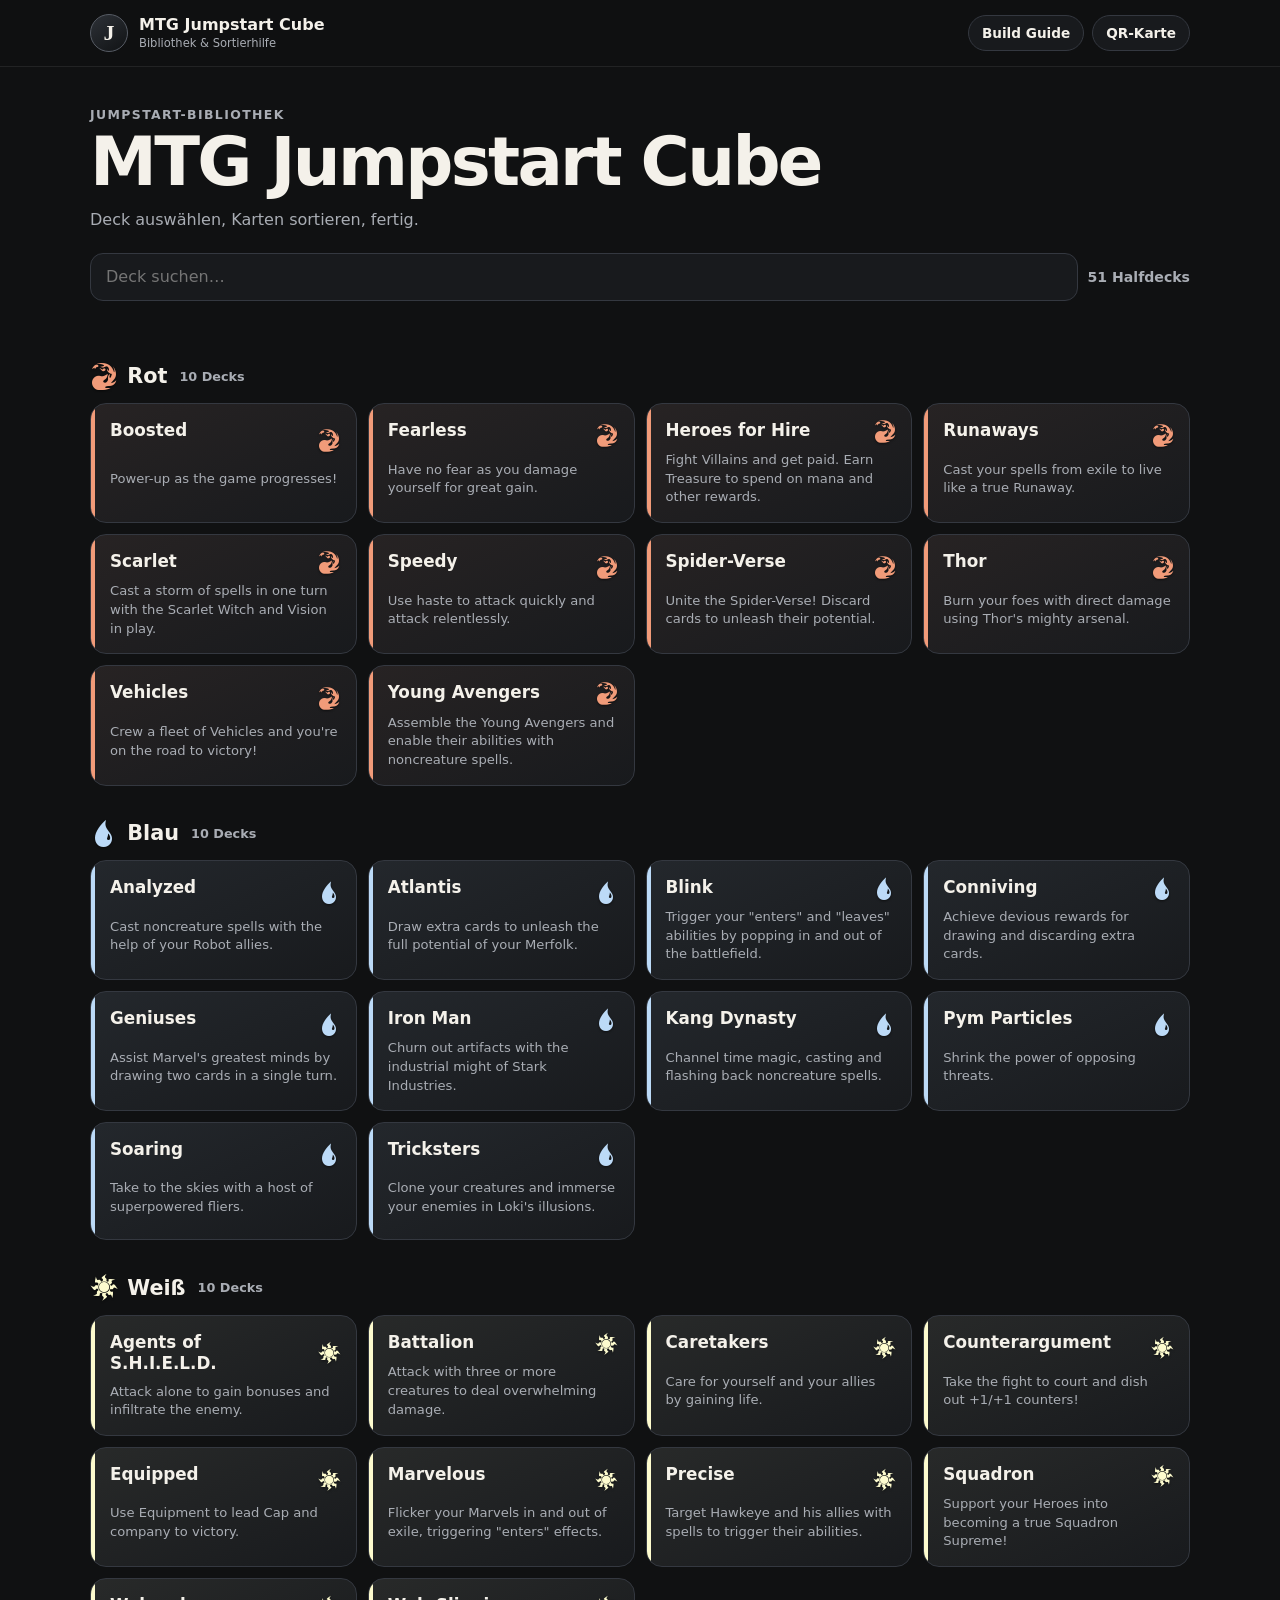
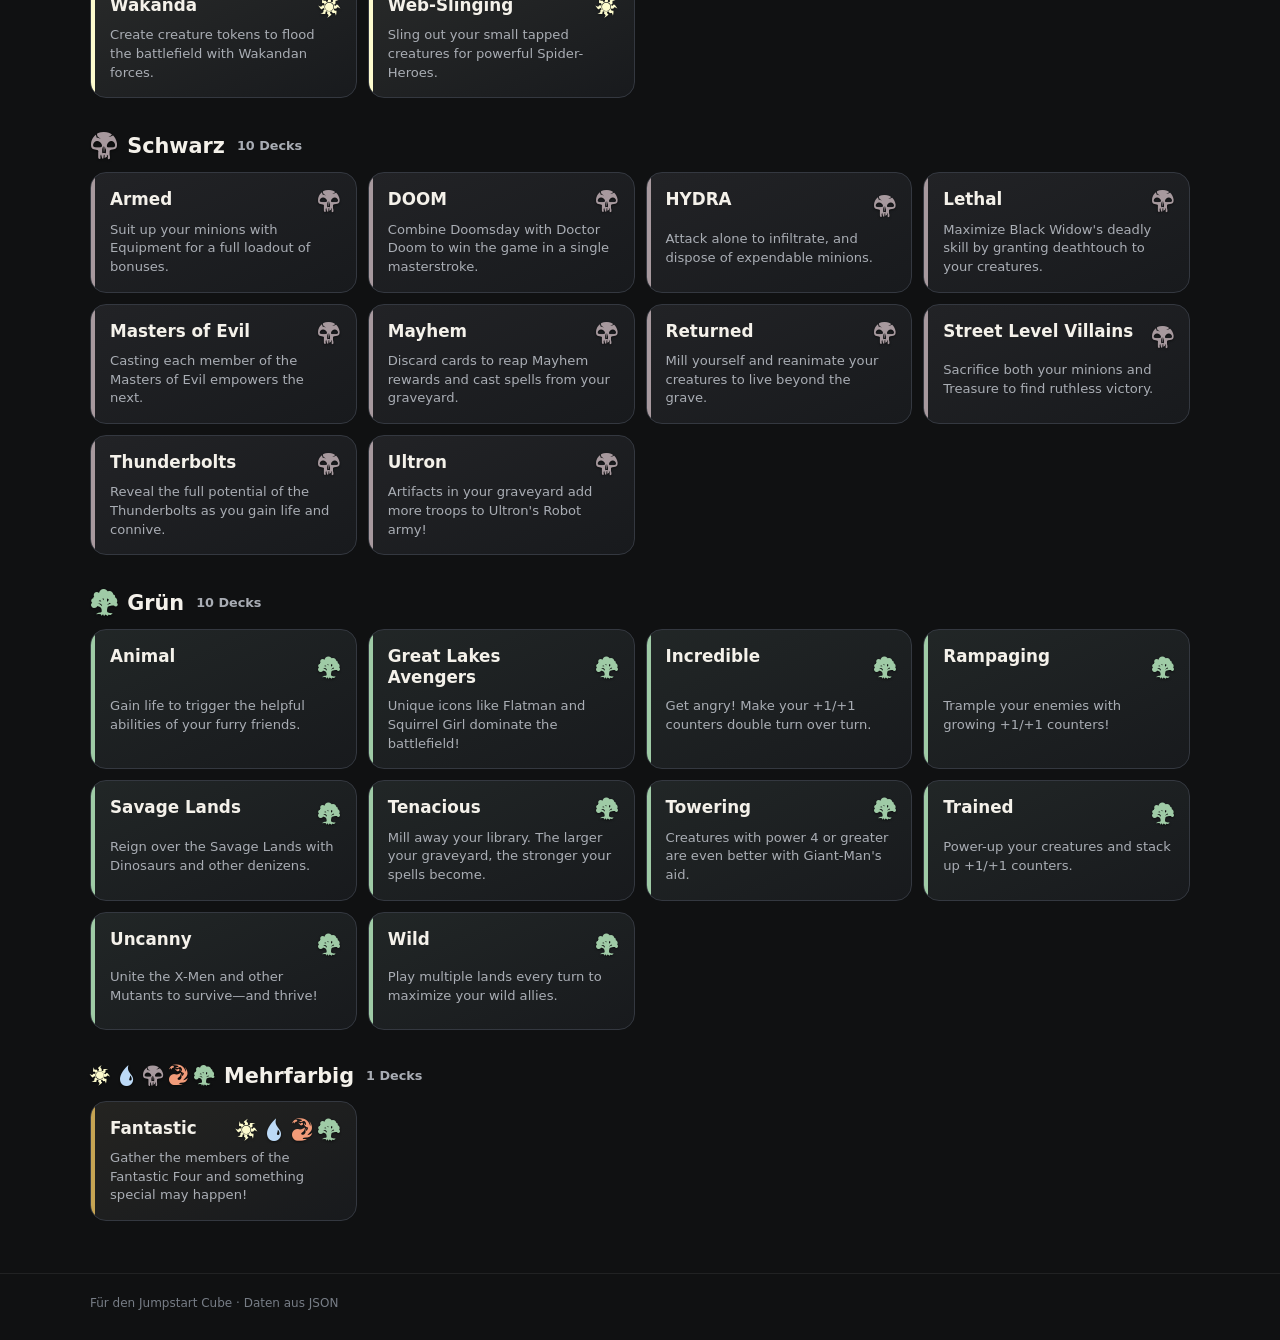
<file: index.html>
<!doctype html>
<html lang="de">
<head>
  <meta charset="utf-8">
  <meta name="viewport" content="width=device-width, initial-scale=1">
  <meta name="theme-color" content="#171717">
  <meta name="description" content="Mobile Bibliothek zum Sortieren eines MTG Jumpstart Cubes.">
  <title>MTG Jumpstart Cube</title>
  <link rel="stylesheet" href="assets/mana/css/mana.css">
  <link rel="stylesheet" href="styles.css">
</head>
<body>
  <header class="site-header">
    <div class="shell header-inner">
      <a class="brand" href="./" aria-label="Zur Jumpstart-Übersicht">
        <span class="brand-mark" aria-hidden="true">J</span>
        <span><strong>MTG Jumpstart Cube</strong><small>Bibliothek &amp; Sortierhilfe</small></span>
      </a>
      <nav class="header-nav" aria-label="Seitennavigation">
        <a class="proxy-link" href="build-guide.html">Build Guide</a>
        <a class="proxy-link" href="proxy.html">QR-Karte</a>
      </nav>
    </div>
  </header>
  <main id="app" class="shell" aria-live="polite"><div class="loading">Bibliothek wird geladen…</div></main>
  <footer class="site-footer"><div class="shell"><span>Für den Jumpstart Cube · Daten aus JSON</span></div></footer>
  <noscript>Diese Seite benötigt JavaScript, um die Deckdaten aus den JSON-Dateien zu laden.</noscript>
  <script src="app.js" defer></script>
</body>
</html>
</file>
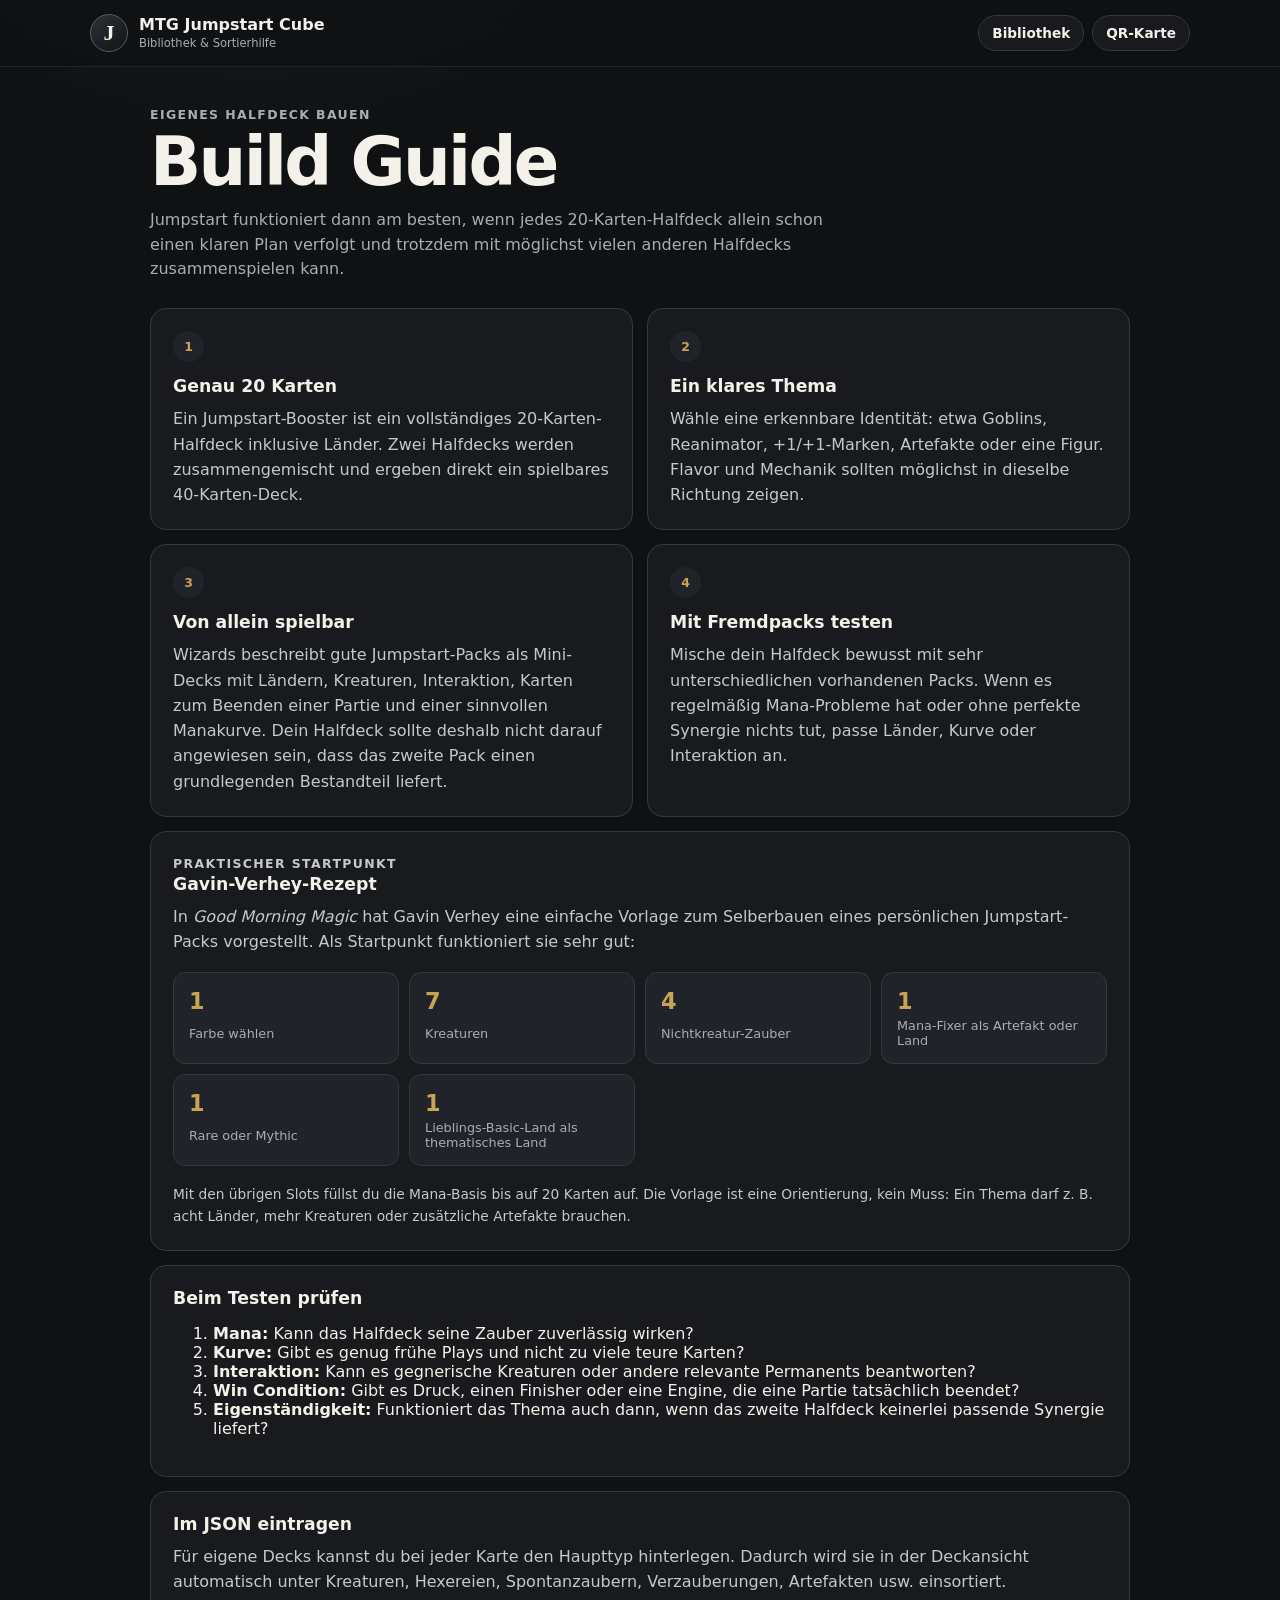
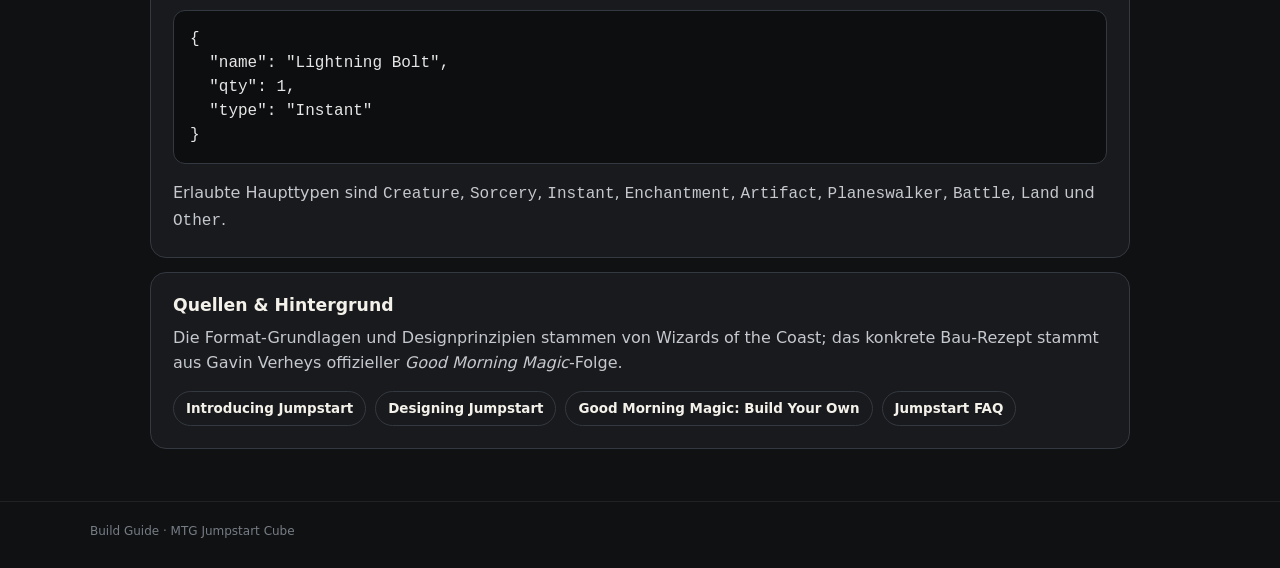
<file: build-guide.html>
<!doctype html>
<html lang="de">
<head>
  <meta charset="utf-8">
  <meta name="viewport" content="width=device-width, initial-scale=1">
  <meta name="theme-color" content="#171717">
  <meta name="description" content="Kurzer Leitfaden zum Bauen eigener Jumpstart-Halfdecks.">
  <title>Build Guide · MTG Jumpstart Cube</title>
  <link rel="stylesheet" href="assets/mana/css/mana.css">
  <link rel="stylesheet" href="styles.css">
</head>
<body>
  <header class="site-header">
    <div class="shell header-inner">
      <a class="brand" href="./" aria-label="Zur Jumpstart-Übersicht">
        <span class="brand-mark" aria-hidden="true">J</span>
        <span><strong>MTG Jumpstart Cube</strong><small>Bibliothek &amp; Sortierhilfe</small></span>
      </a>
      <nav class="header-nav" aria-label="Seitennavigation">
        <a class="proxy-link" href="./">Bibliothek</a>
        <a class="proxy-link" href="proxy.html">QR-Karte</a>
      </nav>
    </div>
  </header>

  <main class="shell guide-page">
    <section class="guide-hero">
      <p class="eyebrow">Eigenes Halfdeck bauen</p>
      <h1>Build Guide</h1>
      <p class="hero-copy">Jumpstart funktioniert dann am besten, wenn jedes 20-Karten-Halfdeck allein schon einen klaren Plan verfolgt und trotzdem mit möglichst vielen anderen Halfdecks zusammenspielen kann.</p>
    </section>

    <section class="guide-grid">
      <article class="guide-card">
        <span class="guide-number">1</span>
        <h2>Genau 20 Karten</h2>
        <p>Ein Jumpstart-Booster ist ein vollständiges 20-Karten-Halfdeck inklusive Länder. Zwei Halfdecks werden zusammengemischt und ergeben direkt ein spielbares 40-Karten-Deck.</p>
      </article>

      <article class="guide-card">
        <span class="guide-number">2</span>
        <h2>Ein klares Thema</h2>
        <p>Wähle eine erkennbare Identität: etwa Goblins, Reanimator, +1/+1-Marken, Artefakte oder eine Figur. Flavor und Mechanik sollten möglichst in dieselbe Richtung zeigen.</p>
      </article>

      <article class="guide-card">
        <span class="guide-number">3</span>
        <h2>Von allein spielbar</h2>
        <p>Wizards beschreibt gute Jumpstart-Packs als Mini-Decks mit Ländern, Kreaturen, Interaktion, Karten zum Beenden einer Partie und einer sinnvollen Manakurve. Dein Halfdeck sollte deshalb nicht darauf angewiesen sein, dass das zweite Pack einen grundlegenden Bestandteil liefert.</p>
      </article>

      <article class="guide-card">
        <span class="guide-number">4</span>
        <h2>Mit Fremdpacks testen</h2>
        <p>Mische dein Halfdeck bewusst mit sehr unterschiedlichen vorhandenen Packs. Wenn es regelmäßig Mana-Probleme hat oder ohne perfekte Synergie nichts tut, passe Länder, Kurve oder Interaktion an.</p>
      </article>
    </section>

    <section class="guide-section">
      <p class="eyebrow">Praktischer Startpunkt</p>
      <h2>Gavin-Verhey-Rezept</h2>
      <p>In <em>Good Morning Magic</em> hat Gavin Verhey eine einfache Vorlage zum Selberbauen eines persönlichen Jumpstart-Packs vorgestellt. Als Startpunkt funktioniert sie sehr gut:</p>
      <div class="guide-recipe">
        <div><strong>1</strong><span>Farbe wählen</span></div>
        <div><strong>7</strong><span>Kreaturen</span></div>
        <div><strong>4</strong><span>Nichtkreatur-Zauber</span></div>
        <div><strong>1</strong><span>Mana-Fixer als Artefakt oder Land</span></div>
        <div><strong>1</strong><span>Rare oder Mythic</span></div>
        <div><strong>1</strong><span>Lieblings-Basic-Land als thematisches Land</span></div>
      </div>
      <p class="guide-note">Mit den übrigen Slots füllst du die Mana-Basis bis auf 20 Karten auf. Die Vorlage ist eine Orientierung, kein Muss: Ein Thema darf z. B. acht Länder, mehr Kreaturen oder zusätzliche Artefakte brauchen.</p>
    </section>

    <section class="guide-section">
      <h2>Beim Testen prüfen</h2>
      <ol class="check-list">
        <li><strong>Mana:</strong> Kann das Halfdeck seine Zauber zuverlässig wirken?</li>
        <li><strong>Kurve:</strong> Gibt es genug frühe Plays und nicht zu viele teure Karten?</li>
        <li><strong>Interaktion:</strong> Kann es gegnerische Kreaturen oder andere relevante Permanents beantworten?</li>
        <li><strong>Win Condition:</strong> Gibt es Druck, einen Finisher oder eine Engine, die eine Partie tatsächlich beendet?</li>
        <li><strong>Eigenständigkeit:</strong> Funktioniert das Thema auch dann, wenn das zweite Halfdeck keinerlei passende Synergie liefert?</li>
      </ol>
    </section>

    <section class="guide-section">
      <h2>Im JSON eintragen</h2>
      <p>Für eigene Decks kannst du bei jeder Karte den Haupttyp hinterlegen. Dadurch wird sie in der Deckansicht automatisch unter Kreaturen, Hexereien, Spontanzaubern, Verzauberungen, Artefakten usw. einsortiert.</p>
      <pre class="code-example"><code>{
  "name": "Lightning Bolt",
  "qty": 1,
  "type": "Instant"
}</code></pre>
      <p>Erlaubte Haupttypen sind <code>Creature</code>, <code>Sorcery</code>, <code>Instant</code>, <code>Enchantment</code>, <code>Artifact</code>, <code>Planeswalker</code>, <code>Battle</code>, <code>Land</code> und <code>Other</code>.</p>
    </section>

    <section class="guide-section sources-card">
      <h2>Quellen &amp; Hintergrund</h2>
      <p>Die Format-Grundlagen und Designprinzipien stammen von Wizards of the Coast; das konkrete Bau-Rezept stammt aus Gavin Verheys offizieller <em>Good Morning Magic</em>-Folge.</p>
      <div class="source-links">
        <a href="https://magic.wizards.com/en/news/announcements/introducing-jumpstart-new-way-play-magic-2020-02-20">Introducing Jumpstart</a>
        <a href="https://magic.wizards.com/en/news/card-preview/behind-scenes-designing-jumpstart-2020-06-17">Designing Jumpstart</a>
        <a href="https://www.youtube.com/watch?v=d_5jZDuSVsU">Good Morning Magic: Build Your Own</a>
        <a href="https://magic.wizards.com/en/products/jumpstart">Jumpstart FAQ</a>
      </div>
    </section>
  </main>

  <footer class="site-footer"><div class="shell"><span>Build Guide · MTG Jumpstart Cube</span></div></footer>
</body>
</html>
</file>
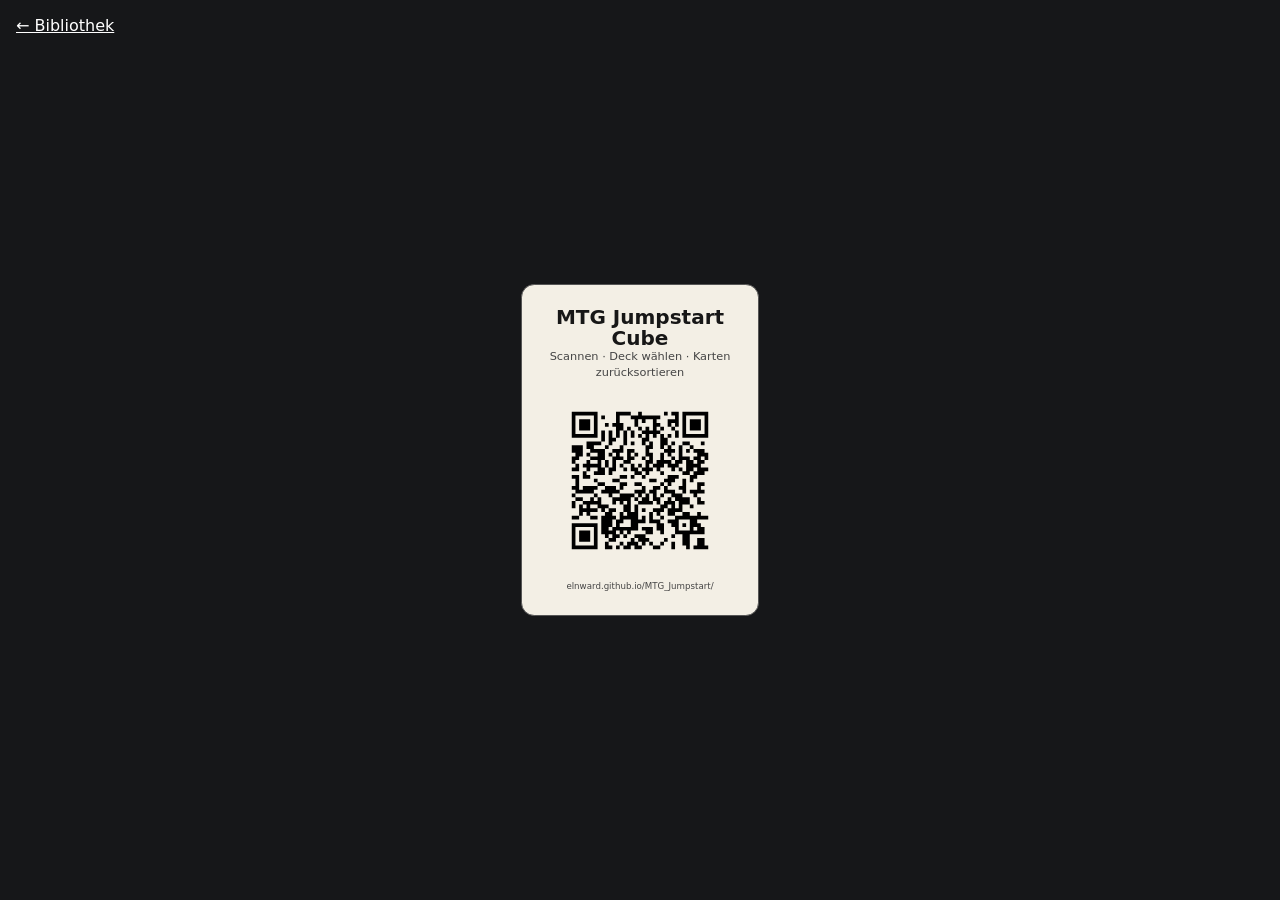
<file: proxy.html>
<!doctype html>
<html lang="de">
<head>
  <meta charset="utf-8">
  <meta name="viewport" content="width=device-width, initial-scale=1">
  <title>Jumpstart QR-Karte</title>
  <style>
    *{box-sizing:border-box}
    body{margin:0;background:#161719;color:#f4f1ea;font-family:system-ui,-apple-system,sans-serif}
    main{min-height:100vh;display:grid;place-items:center;padding:24px}
    .proxy{width:63mm;height:88mm;padding:6mm 5mm;border:1px solid #555;border-radius:3.5mm;background:#f3efe5;color:#171717;display:flex;flex-direction:column;align-items:center;justify-content:space-between;text-align:center}
    h1{font-size:15pt;line-height:1.05;margin:0}
    p{font-size:8.5pt;line-height:1.35;margin:0;color:#444}
    img{width:44mm;height:44mm}
    .url{font-size:6.5pt;word-break:break-all}
    .back{position:fixed;left:16px;top:16px;color:white}
    @page{size:63mm 88mm;margin:0}
    @media print{body{background:white}main{padding:0;min-height:auto}.proxy{border:0;border-radius:0}.back{display:none}}
  </style>
</head>
<body>
  <a class="back" href="./">← Bibliothek</a>
  <main>
    <section class="proxy">
      <div><h1>MTG Jumpstart Cube</h1><p>Scannen · Deck wählen · Karten zurücksortieren</p></div>
      <img src="assets/qr-library.svg" alt="QR-Code zur Jumpstart-Bibliothek">
      <p class="url">elnward.github.io/MTG_Jumpstart/</p>
    </section>
  </main>
</body>
</html>
</file>
<file: assets/mana/css/mana.css>
@font-face {
  font-family: "Mana";
  src: url("../fonts/mana.eot?v=1.18.0");
  src: url("../fonts/mana.eot?#iefix&v=1.18.0") format("embedded-opentype"), url("../fonts/mana.woff?v=1.18.0") format("woff"), url("../fonts/mana.ttf?v=1.18.0") format("truetype"), url("../fonts/mana.svg?v=1.18.0#mana") format("svg");
  font-weight: normal;
  font-style: normal;
}
@font-face {
  font-family: "MPlantin";
  src: url("../fonts/mplantin.eot?v=1.18.0");
  src: url("../fonts/mplantin.eot?#iefix&v=1.18.0") format("embedded-opentype"), url("../fonts/mplantin.woff?v=1.18.0") format("woff"), url("../fonts/mplantin.ttf?v=1.18.0") format("truetype"), url("../fonts/mplantin.svg?v=1.18.0#mplantin") format("svg");
  font-weight: normal;
  font-style: normal;
}
.ms {
  display: inline-block;
  font: normal normal normal 14px Mana;
  font-size: inherit;
  line-height: 1em;
  text-rendering: auto;
  transform: translate(0, 0);
  speak: none;
  text-transform: none;
  vertical-align: middle;
  -webkit-font-smoothing: antialiased;
  -moz-osx-font-smoothing: grayscale;
  --ms-mana-b: #a7999e;
  --ms-mana-c: #d0c6bb;
  --ms-mana-g: #9fcba6;
  --ms-mana-r: #f19b79;
  --ms-mana-u: #bcdaf7;
  --ms-mana-w: #fdfbce;
}

.ms-w::before {
  content: "\e600";
}
.ms-w-original::before {
  content: "\e997";
}
.ms-w-list::before {
  content: "\e998";
}
.ms-u::before {
  content: "\e601";
}
.ms-b::before {
  content: "\e602";
}
.ms-r::before {
  content: "\e603";
}
.ms-g::before {
  content: "\e604";
}
.ms-0::before {
  content: "\e605";
}
.ms-1::before {
  content: "\e606";
}
.ms-2 {
  margin-left: inherit !important;
}
.ms-2::before {
  content: "\e607";
}
.ms-3::before {
  content: "\e608";
}
.ms-4::before {
  content: "\e609";
}
.ms-5::before {
  content: "\e60a";
}
.ms-6::before {
  content: "\e60b";
}
.ms-7::before {
  content: "\e60c";
}
.ms-8::before {
  content: "\e60d";
}
.ms-9::before {
  content: "\e60e";
}
.ms-10::before {
  content: "\e60f";
}
.ms-11::before {
  content: "\e610";
}
.ms-12::before {
  content: "\e611";
}
.ms-13::before {
  content: "\e612";
}
.ms-14::before {
  content: "\e613";
}
.ms-15::before {
  content: "\e614";
}
.ms-16::before {
  content: "\e62a";
}
.ms-17::before {
  content: "\e62b";
}
.ms-18::before {
  content: "\e62c";
}
.ms-19::before {
  content: "\e62d";
}
.ms-20::before {
  content: "\e62e";
}
.ms-x::before {
  content: "\e615";
}
.ms-y::before {
  content: "\e616";
}
.ms-z::before {
  content: "\e617";
}
.ms-s::before {
  content: "\e619";
}
.ms-s-mtga::before {
  content: "\e996";
}
.ms-c::before {
  content: "\e904";
}
.ms-e::before, .ms-energy::before {
  content: "\e907";
}
.ms-acorn::before {
  content: "\e929";
}
.ms-ticket::before, .ms-tk::before {
  content: "\e9c4";
}
.ms-1-2::before {
  content: "\e902";
}
.ms-infinity::before {
  content: "\e903";
}
.ms-l::before {
  content: "\ea2d";
}
.ms-d::before {
  content: "\ea2e";
}
.ms-spree::before {
  content: "\ea55";
}
.ms-h::before, .ms-watermark-phyrexian::before {
  content: "\e618";
}
.ms-paw::before {
  content: "\ea32";
}
.ms-p::before {
  content: "\e618";
}
.ms-tap::before {
  content: "\e61a";
}
.ms-untap::before {
  content: "\e61b";
}
.ms-tap-alt::before, .ms-tap-3ed::before {
  content: "\e61c";
}
.ms-tap-4ed::before {
  content: "\ea31";
}
.ms-chaos::before {
  content: "\e61d";
}
.ms-artifact::before {
  content: "\e61e";
}
.ms-battle::before {
  content: "\e9d1";
}
.ms-battle-siege::before {
  content: "\e9d2";
}
.ms-commander::before {
  content: "\e9c6";
}
.ms-conspiracy::before {
  content: "\e972";
}
.ms-creature::before {
  content: "\e61f";
}
.ms-enchantment::before {
  content: "\e620";
}
.ms-dungeon::before {
  content: "\e995";
}
.ms-instant::before {
  content: "\e621";
}
.ms-land::before {
  content: "\e622";
}
.ms-multicolor::before {
  content: "\e985";
}
.ms-phenomenon::before {
  content: "\e96e";
}
.ms-plane::before {
  content: "\e96f";
}
.ms-planeswalker::before, .ms-watermark-planeswalker::before {
  content: "\e623";
}
.ms-rarity::before {
  content: "\e96c";
}
.ms-saga::before {
  content: "\e92a";
}
.ms-scheme::before {
  content: "\e970";
}
.ms-sorcery::before {
  content: "\e624";
}
.ms-token::before {
  content: "\e96d";
}
.ms-tribal::before, .ms-multiple::before {
  content: "\e925";
}
.ms-vanguard::before {
  content: "\e971";
}
.ms-hand::before {
  content: "\e9ca";
}
.ms-library::before {
  content: "\e9cb";
}
.ms-graveyard::before {
  content: "\e9cc";
}
.ms-exile::before {
  content: "\e9cd";
}
.ms-wu::before, .ms-wb::before, .ms-rw::after, .ms-gw::after, .ms-2w::after, .ms-cw::after {
  content: "\e600";
}
.ms-ub::before, .ms-ur::before, .ms-wu::after, .ms-gu::after, .ms-2u::after, .ms-cu::after {
  content: "\e601";
}
.ms-br::before, .ms-bg::before, .ms-wb::after, .ms-ub::after, .ms-2b::after, .ms-cb::after {
  content: "\e602";
}
.ms-rw::before, .ms-rg::before, .ms-ur::after, .ms-br::after, .ms-2r::after, .ms-cr::after {
  content: "\e603";
}
.ms-gw::before, .ms-gu::before, .ms-bg::after, .ms-rg::after, .ms-2g::after, .ms-cg::after {
  content: "\e604";
}
.ms-2w::before, .ms-2u::before, .ms-2b::before, .ms-2r::before, .ms-2g::before {
  content: "\e607";
}
.ms-cw::before, .ms-cu::before, .ms-cb::before, .ms-cr::before, .ms-cg::before {
  content: "\e904";
}
.ms-wp::before, .ms-up::before, .ms-bp::before, .ms-rp::before, .ms-gp::before, .ms-wup::before, .ms-wup::after, .ms-wbp::before, .ms-wbp::after, .ms-ubp::before, .ms-ubp::after, .ms-urp::before, .ms-urp::after, .ms-brp::before, .ms-brp::after, .ms-bgp::before, .ms-bgp::after, .ms-rwp::before, .ms-rwp::after, .ms-rgp::before, .ms-rgp::after, .ms-gwp::before, .ms-gwp::after, .ms-gup::before, .ms-gup::after {
  content: "\e618";
}
.ms-100::before {
  content: "\e900";
}
.ms-1000000::before {
  content: "\e901";
}
.ms-loyalty-up::before {
  content: "\e627";
}
.ms-loyalty-down::before {
  content: "\e625";
}
.ms-loyalty-zero::before {
  content: "\e626";
}
.ms-loyalty-start::before {
  content: "\e628";
}
.ms-defense::before {
  content: "\e9d7";
}
.ms-defense-border::before {
  content: "\e9d8";
}
.ms-level::before {
  content: "\e9c7";
}
.ms-level::after {
  content: "\e9c8";
}
.ms-dfc-back::before {
  content: "\e9d4";
}
.ms-dfc-day::before {
  content: "\e906";
}
.ms-dfc-emrakul::before {
  content: "\e90a";
}
.ms-dfc-enchantment::before {
  content: "\e920";
}
.ms-dfc-facedown::before {
  content: "\e9d6";
}
.ms-dfc-front::before {
  content: "\e9d3";
}
.ms-dfc-ignite::before {
  content: "\e908";
}
.ms-dfc-land::before {
  content: "\e9c5";
}
.ms-dfc-lesson::before {
  content: "\e98f";
}
.ms-dfc-meld::before {
  content: "\e9d5";
}
.ms-dfc-modal-back::before {
  content: "\e984";
}
.ms-dfc-modal-face::before {
  content: "\e983";
}
.ms-dfc-moon::before {
  content: "\e90b";
}
.ms-dfc-night::before {
  content: "\e905";
}
.ms-dfc-saga::before {
  content: "\e9cf";
}
.ms-dfc-saga-creature::before {
  content: "\e9d0";
}
.ms-dfc-spark::before {
  content: "\e909";
}
.ms-flashback::before {
  content: "\e629";
}
.ms-power::before {
  content: "\e921";
}
.ms-power-mtga::before {
  content: "\ea2f";
}
.ms-toughness::before {
  content: "\e922";
}
.ms-toughness-mtga::before {
  content: "\ea30";
}
.ms-artist-brush::before {
  content: "\e923";
}
.ms-artist-nib::before {
  content: "\e924";
}
.ms-guild-azorius::before, .ms-watermark-azorius::before {
  content: "\e90c";
}
.ms-guild-boros::before, .ms-watermark-boros::before {
  content: "\e90d";
}
.ms-guild-dimir::before, .ms-watermark-dimir::before {
  content: "\e90e";
}
.ms-guild-golgari::before, .ms-watermark-golgari::before {
  content: "\e90f";
}
.ms-guild-gruul::before, .ms-watermark-gruul::before {
  content: "\e910";
}
.ms-guild-izzet::before, .ms-watermark-izzet::before {
  content: "\e911";
}
.ms-guild-orzhov::before, .ms-watermark-orzhov::before {
  content: "\e912";
}
.ms-guild-rakdos::before, .ms-watermark-rakdos::before {
  content: "\e913";
}
.ms-guild-selesnya::before, .ms-watermark-selesnya::before {
  content: "\e914";
}
.ms-guild-simic::before, .ms-watermark-simic::before {
  content: "\e915";
}
.ms-clan-abzan::before, .ms-watermark-abzan::before {
  content: "\e916";
}
.ms-clan-jeskai::before, .ms-watermark-jeskai::before {
  content: "\e917";
}
.ms-clan-mardu::before, .ms-watermark-mardu::before {
  content: "\e918";
}
.ms-clan-sultai::before, .ms-watermark-sultai::before {
  content: "\e919";
}
.ms-clan-temur::before, .ms-watermark-temur::before {
  content: "\e91a";
}
.ms-clan-atarka::before, .ms-watermark-atarka::before {
  content: "\e91b";
}
.ms-clan-dromoka::before, .ms-watermark-dromoka::before {
  content: "\e91c";
}
.ms-clan-kolaghan::before, .ms-watermark-kolaghan::before {
  content: "\e91d";
}
.ms-clan-ojutai::before, .ms-watermark-ojutai::before {
  content: "\e91e";
}
.ms-clan-silumgar::before, .ms-watermark-silumgar::before {
  content: "\e91f";
}
.ms-party-cleric::before {
  content: "\ea59";
}
.ms-party-rogue::before {
  content: "\ea58";
}
.ms-party-warrior::before {
  content: "\ea57";
}
.ms-party-wizard::before {
  content: "\ea56";
}
.ms-polis-setessa::before {
  content: "\e926";
}
.ms-polis-akros::before {
  content: "\e927";
}
.ms-polis-meletis::before {
  content: "\e928";
}
.ms-school-lorehold::before, .ms-watermark-lorehold::before {
  content: "\e99a";
}
.ms-school-prismari::before, .ms-watermark-prismari::before {
  content: "\e99c";
}
.ms-school-quandrix::before, .ms-watermark-quandrix::before {
  content: "\e99e";
}
.ms-school-silverquill::before, .ms-watermark-silverquill::before {
  content: "\e9a0";
}
.ms-school-witherbloom::before, .ms-watermark-witherbloom::before {
  content: "\e9a2";
}
.ms-counter-arrow::before {
  content: "\e92b";
}
.ms-counter-brick::before {
  content: "\e92c";
}
.ms-counter-brick-print::before {
  content: "\ea52";
}
.ms-counter-charge::before {
  content: "\e92d";
}
.ms-counter-charge-print::before {
  content: "\ea53";
}
.ms-counter-damage::before {
  content: "\e9dd";
}
.ms-counter-deathtouch::before {
  content: "\ea51";
}
.ms-counter-devotion::before {
  content: "\e92e";
}
.ms-counter-doom::before {
  content: "\e92f";
}
.ms-counter-echo::before {
  content: "\e930";
}
.ms-counter-finality::before, .ms-ability-finality::before {
  content: "\ea54";
}
.ms-counter-flame::before {
  content: "\e931";
}
.ms-counter-flood::before {
  content: "\e932";
}
.ms-counter-fungus::before {
  content: "\e933";
}
.ms-counter-gold::before {
  content: "\e934";
}
.ms-counter-ki::before {
  content: "\e935";
}
.ms-counter-lore::before {
  content: "\e936";
}
.ms-counter-loyalty::before {
  content: "\e937";
}
.ms-counter-mining::before {
  content: "\e938";
}
.ms-counter-minus::before {
  content: "\e939";
}
.ms-counter-minus-uneven::before {
  content: "\e943";
}
.ms-counter-muster::before {
  content: "\e93a";
}
.ms-counter-paw::before {
  content: "\e93b";
}
.ms-counter-pin::before {
  content: "\e93c";
}
.ms-counter-plus::before {
  content: "\e93d";
}
.ms-counter-plus-uneven::before {
  content: "\e944";
}
.ms-counter-rad::before {
  content: "\ea50";
}
.ms-counter-scream::before {
  content: "\e93e";
}
.ms-counter-skeleton::before {
  content: "\e93f";
}
.ms-counter-skull::before {
  content: "\e940";
}
.ms-counter-slime::before {
  content: "\e941";
}
.ms-counter-time::before {
  content: "\e942";
}
.ms-counter-verse::before {
  content: "\e945";
}
.ms-counter-void::before {
  content: "\e9ec";
}
.ms-counter-vortex::before {
  content: "\e946";
}
.ms-counter-shield::before {
  content: "\e9c3";
}
.ms-counter-stun::before {
  content: "\e9c2";
}
.ms-ability-activated::before, .ms-ability-crew::before, .ms-ability-cycling::before {
  content: "\e947";
}
.ms-ability-adamant::before {
  content: "\e974";
}
.ms-ability-adapt::before {
  content: "\e975";
}
.ms-ability-addendum::before {
  content: "\e976";
}
.ms-ability-adventure::before {
  content: "\e948";
}
.ms-ability-afflict::before {
  content: "\e977";
}
.ms-ability-afterlife::before {
  content: "\e978";
}
.ms-ability-aftermath::before {
  content: "\e979";
}
.ms-ability-alliance::before {
  content: "\e9b5";
}
.ms-ability-amass-orcs::before {
  content: "\e9e0";
}
.ms-ability-amass-zombies::before, .ms-ability-amass::before {
  content: "\e97a";
}
.ms-ability-ascend::before {
  content: "\e94a";
}
.ms-ability-backup::before {
  content: "\e9d9";
}
.ms-ability-bargain::before {
  content: "\e9e2";
}
.ms-ability-blitz::before {
  content: "\e9b4";
}
.ms-ability-boast::before {
  content: "\e991";
}
.ms-ability-case-solved::before {
  content: "\ea39";
}
.ms-ability-case-solved-print::before {
  content: "\ea3a";
}
.ms-ability-casualty::before {
  content: "\e9b7";
}
.ms-ability-celebration::before {
  content: "\e9e3";
}
.ms-ability-changeling::before {
  content: "\e9a6";
}
.ms-ability-channel::before {
  content: "\e9b1";
}
.ms-ability-cleave::before {
  content: "\e9ad";
}
.ms-ability-cloak::before {
  content: "\ea35";
}
.ms-ability-collect-evidence::before {
  content: "\ea36";
}
.ms-ability-combat-condition::before {
  content: "\e9ce";
}
.ms-ability-companion::before {
  content: "\e97b";
}
.ms-ability-constellation::before {
  content: "\e97c";
}
.ms-ability-convoke-original::before {
  content: "\e949";
}
.ms-ability-convoke::before {
  content: "\e9da";
}
.ms-ability-corrupted::before {
  content: "\e9c0";
}
.ms-ability-craft::before {
  content: "\ea3f";
}
.ms-ability-crime::before {
  content: "\ea45";
}
.ms-ability-coven::before {
  content: "\e9aa";
}
.ms-ability-d20::before {
  content: "\e999";
}
.ms-ability-day-night::before {
  content: "\e9a8";
}
.ms-ability-daybound-nightbound::before {
  content: "\e9a9";
}
.ms-ability-deathtouch::before {
  content: "\e94b";
}
.ms-ability-decayed::before {
  content: "\e9ac";
}
.ms-ability-defender::before {
  content: "\e94c";
}
.ms-ability-delve::before {
  content: "\ea3b";
}
.ms-ability-descend::before {
  content: "\ea41";
}
.ms-ability-devotion::before {
  content: "\e97d";
}
.ms-ability-discover::before {
  content: "\ea40";
}
.ms-ability-disguise::before {
  content: "\ea34";
}
.ms-ability-disturb::before {
  content: "\e9ae";
}
.ms-ability-domain::before {
  content: "\e9a7";
}
.ms-ability-double-strike::before {
  content: "\e94d";
}
.ms-ability-dungeon::before {
  content: "\e995";
}
.ms-ability-eerie::before {
  content: "\ea4d";
}
.ms-ability-embalm::before {
  content: "\e97e";
}
.ms-ability-enlist::before {
  content: "\e9ba";
}
.ms-ability-enrage::before {
  content: "\e9dc";
}
.ms-ability-enrage-original::before {
  content: "\e94e";
}
.ms-ability-escape::before {
  content: "\e969";
}
.ms-ability-eternalize::before {
  content: "\e97f";
}
.ms-ability-exalted::before {
  content: "\ea33";
}
.ms-ability-expend::before {
  content: "\ea4a";
}
.ms-ability-exploit::before {
  content: "\e9af";
}
.ms-ability-explore::before {
  content: "\e94f";
}
.ms-ability-fabricate::before {
  content: "\e9a5";
}
.ms-ability-ferocious::before {
  content: "\ea3c";
}
.ms-ability-first-strike::before {
  content: "\e950";
}
.ms-ability-flash::before {
  content: "\e951";
}
.ms-ability-flying::before {
  content: "\e952";
}
.ms-ability-for-mirrodin::before {
  content: "\e9c1";
}
.ms-ability-forage::before {
  content: "\ea49";
}
.ms-ability-foretell::before, .ms-watermark-foretell::before {
  content: "\e990";
}
.ms-ability-gift::before {
  content: "\ea46";
}
.ms-ability-goad::before, .ms-counter-goad::before {
  content: "\e9c9";
}
.ms-ability-haste::before {
  content: "\e953";
}
.ms-ability-hexproof::before {
  content: "\e954";
}
.ms-ability-hexproof-black::before {
  content: "\e955";
}
.ms-ability-hexproof-blue::before {
  content: "\e956";
}
.ms-ability-hexproof-green::before {
  content: "\e957";
}
.ms-ability-hexproof-red::before {
  content: "\e958";
}
.ms-ability-hexproof-white::before {
  content: "\e959";
}
.ms-ability-hideaway::before {
  content: "\e9b8";
}
.ms-ability-impending::before {
  content: "\ea4c";
}
.ms-ability-improvise::before {
  content: "\e9de";
}
.ms-ability-incubate::before {
  content: "\e9db";
}
.ms-ability-indestructible::before {
  content: "\e95a";
}
.ms-ability-investigate::before {
  content: "\e9ab";
}
.ms-ability-jumpstart::before {
  content: "\e95b";
}
.ms-ability-kicker::before {
  content: "\e989";
}
.ms-ability-landfall::before {
  content: "\e988";
}
.ms-ability-learn::before {
  content: "\e994";
}
.ms-ability-lifelink::before {
  content: "\ea4b";
}
.ms-ability-lifelink-original::before {
  content: "\e95c";
}
.ms-ability-magecraft::before {
  content: "\e993";
}
.ms-ability-manifest-dread::before {
  content: "\ea4f";
}
.ms-ability-meld::before {
  content: "\e9bd";
}
.ms-ability-menace::before {
  content: "\e95d";
}
.ms-ability-mentor::before {
  content: "\e95e";
}
.ms-ability-morph::before {
  content: "\ea3e";
}
.ms-ability-mutate::before {
  content: "\e980";
}
.ms-ability-ninjutsu::before {
  content: "\e9b2";
}
.ms-ability-obscura::before {
  content: "\e9b6";
}
.ms-ability-offspring::before {
  content: "\ea47";
}
.ms-ability-outlast::before {
  content: "\ea3d";
}
.ms-ability-party::before {
  content: "\e987";
}
.ms-ability-phyrexian::before {
  content: "\e618";
}
.ms-ability-plot::before {
  content: "\ea42";
}
.ms-ability-proliferate::before {
  content: "\e981";
}
.ms-ability-prototype::before {
  content: "\e9be";
}
.ms-ability-prowess::before {
  content: "\e982";
}
.ms-ability-raid::before {
  content: "\e95f";
}
.ms-ability-reach::before {
  content: "\e960";
}
.ms-ability-read-ahead::before {
  content: "\e9b9";
}
.ms-ability-reconfigure::before {
  content: "\e9b3";
}
.ms-ability-revolt::before {
  content: "\e961";
}
.ms-ability-ring-bearer::before {
  content: "\e9df";
}
.ms-ability-riot::before {
  content: "\e973";
}
.ms-ability-role-cursed::before {
  content: "\e9e6";
}
.ms-ability-role-monster::before {
  content: "\e9e7";
}
.ms-ability-role-royal::before {
  content: "\e9e8";
}
.ms-ability-role-sorceror::before {
  content: "\e9e9";
}
.ms-ability-role-wicked::before {
  content: "\e9ea";
}
.ms-ability-role-young-hero::before {
  content: "\e9eb";
}
.ms-ability-saddle::before {
  content: "\ea43";
}
.ms-ability-specialize::before {
  content: "\e9bb";
}
.ms-ability-spectacle::before {
  content: "\e96b";
}
.ms-ability-spree::before {
  content: "\ea44";
}
.ms-ability-static::before, .ms-ability-enchant::before {
  content: "\e962";
}
.ms-ability-summoning-sickness::before {
  content: "\e96a";
}
.ms-ability-surveil::before {
  content: "\ea38";
}
.ms-ability-surveil-original::before {
  content: "\e963";
}
.ms-ability-survival::before {
  content: "\ea4e";
}
.ms-ability-suspect::before {
  content: "\ea37";
}
.ms-ability-the-ring-tempts-you::before {
  content: "\e9e1";
}
.ms-ability-toxic::before {
  content: "\e9bf";
}
.ms-ability-training::before {
  content: "\e9b0";
}
.ms-ability-trample::before {
  content: "\e964";
}
.ms-ability-transform::before {
  content: "\e965";
}
.ms-ability-triggered::before {
  content: "\e966";
}
.ms-ability-undergrowth::before {
  content: "\e967";
}
.ms-ability-unearth::before {
  content: "\e9bc";
}
.ms-ability-valiant::before {
  content: "\ea48";
}
.ms-ability-vigilance::before {
  content: "\e968";
}
.ms-ability-ward::before {
  content: "\e992";
}
.ms-ability-haktos-the-unscarred::before {
  content: "\e9e4";
}
.ms-ability-robber-of-the-rich::before {
  content: "\e9e5";
}
.ms-ability-duels-annihilator::before, .ms-ability-annihilator::before {
  content: "\ea5a";
}
.ms-ability-duels-battle-cry::before, .ms-ability-battle-cry::before {
  content: "\ea5b";
}
.ms-ability-duels-unblockable::before, .ms-ability-unblockable::before {
  content: "\ea5c";
}
.ms-ability-duels-cannot-block::before, .ms-ability-cannot-block::before {
  content: "\ea5d";
}
.ms-ability-duels-cannot-untap::before, .ms-ability-cannot-untap::before {
  content: "\ea5e";
}
.ms-ability-duels-cohort::before, .ms-ability-cohort::before {
  content: "\ea5f";
}
.ms-ability-duels-copy::before, .ms-ability-copy::before {
  content: "\ea60";
}
.ms-ability-duels-deathtouch::before {
  content: "\ea61";
}
.ms-ability-duels-defender::before {
  content: "\ea62";
}
.ms-ability-duels-delirium::before, .ms-ability-delirium::before {
  content: "\ea63";
}
.ms-ability-duels-detain::before, .ms-ability-detain::before {
  content: "\ea64";
}
.ms-ability-duels-double-strike::before {
  content: "\ea65";
}
.ms-ability-duels-dfc::before, .ms-ability-dfc::before {
  content: "\ea66";
}
.ms-ability-duels-evolve::before, .ms-ability-evolve::before {
  content: "\ea67";
}
.ms-ability-duels-exalted::before {
  content: "\ea68";
}
.ms-ability-duels-exile::before, .ms-ability-exile::before {
  content: "\ea69";
}
.ms-ability-duels-fading::before, .ms-ability-fading::before {
  content: "\ea6a";
}
.ms-ability-duels-fear::before, .ms-ability-fear::before {
  content: "\ea6b";
}
.ms-ability-duels-first-strike::before {
  content: "\ea6c";
}
.ms-ability-duels-flying::before {
  content: "\ea6d";
}
.ms-ability-duels-forestwalk::before, .ms-ability-forestwalk::before {
  content: "\ea6e";
}
.ms-ability-duels-haste::before {
  content: "\ea6f";
}
.ms-ability-duels-haunt::before, .ms-ability-haunt::before {
  content: "\ea70";
}
.ms-ability-duels-hexproof::before {
  content: "\ea71";
}
.ms-ability-duels-indestructible::before {
  content: "\ea72";
}
.ms-ability-duels-infect::before, .ms-ability-infect::before {
  content: "\ea73";
}
.ms-ability-duels-ingest::before, .ms-ability-ingest::before {
  content: "\ea74";
}
.ms-ability-duels-intimidate::before, .ms-ability-intimidate::before {
  content: "\ea75";
}
.ms-ability-duels-islandwalk::before, .ms-ability-islandwalk::before {
  content: "\ea76";
}
.ms-ability-duels-legendary::before, .ms-ability-legendary::before {
  content: "\ea77";
}
.ms-ability-duels-lifelink::before {
  content: "\ea78";
}
.ms-ability-duels-menace::before {
  content: "\ea79";
}
.ms-ability-duels-monstrous::before, .ms-ability-monstrous::before {
  content: "\ea7a";
}
.ms-ability-duels-mountainwalk::before, .ms-ability-mountainwalk::before {
  content: "\ea7b";
}
.ms-ability-duels-must-attack::before, .ms-ability-must-attack::before {
  content: "\ea7c";
}
.ms-ability-duels-plainswalk::before, .ms-ability-plainswalk::before {
  content: "\ea7d";
}
.ms-ability-duels-prevent-damage::before, .ms-ability-prevent-damage::before {
  content: "\ea7e";
}
.ms-ability-duels-protection-black::before, .ms-ability-protection-black::before {
  content: "\ea7f";
}
.ms-ability-duels-protection-blue::before, .ms-ability-protection-blue::before {
  content: "\ea80";
}
.ms-ability-duels-protection-green::before, .ms-ability-protection-green::before {
  content: "\ea81";
}
.ms-ability-duels-protection-red::before, .ms-ability-protection-red::before {
  content: "\ea82";
}
.ms-ability-duels-protection-white::before, .ms-ability-protection-white::before {
  content: "\ea83";
}
.ms-ability-duels-protection::before, .ms-ability-protection::before {
  content: "\ea84";
}
.ms-ability-duels-rally::before, .ms-ability-rally::before {
  content: "\ea85";
}
.ms-ability-duels-regenerate::before, .ms-ability-regenerate::before {
  content: "\ea86";
}
.ms-ability-duels-renowned::before, .ms-ability-renowned::before {
  content: "\ea87";
}
.ms-ability-duels-shroud::before, .ms-ability-shroud::before {
  content: "\ea88";
}
.ms-ability-duels-skulk::before, .ms-ability-skulk::before {
  content: "\ea89";
}
.ms-ability-duels-soulshift::before, .ms-ability-soulshift::before {
  content: "\ea8a";
}
.ms-ability-duels-swampwalk::before, .ms-ability-swampwalk::before {
  content: "\ea8b";
}
.ms-ability-duels-temporary-control::before, .ms-ability-temporary-control::before {
  content: "\ea8c";
}
.ms-ability-duels-totem-armor::before, .ms-ability-totem-armor::before {
  content: "\ea8d";
}
.ms-ability-duels-trample::before {
  content: "\ea8e";
}
.ms-ability-duels-undying::before, .ms-ability-undying::before {
  content: "\ea8f";
}
.ms-ability-duels-vigilance::before {
  content: "\ea90";
}
.ms-watermark-agentsofsneak::before {
  content: "\ea08";
}
.ms-watermark-arena::before {
  content: "\ea1e";
}
.ms-watermark-brokers::before {
  content: "\ea0d";
}
.ms-watermark-cabaretti::before {
  content: "\ea0e";
}
.ms-watermark-colorpie::before {
  content: "\e9f0";
}
.ms-watermark-conspiracy::before {
  content: "\ea12";
}
.ms-watermark-corocoro::before {
  content: "\ea15";
}
.ms-watermark-crossbreedlabs::before {
  content: "\ea09";
}
.ms-watermark-cutiemark-apples::before {
  content: "\ea27";
}
.ms-watermark-cutiemark-balloons::before {
  content: "\ea28";
}
.ms-watermark-cutiemark-butterflies::before {
  content: "\ea29";
}
.ms-watermark-cutiemark-gems::before {
  content: "\ea04";
}
.ms-watermark-cutiemark-rainbow::before {
  content: "\ea2a";
}
.ms-watermark-cutiemark-sparkle::before {
  content: "\ea05";
}
.ms-watermark-cutiemark-waningmoon::before {
  content: "\ea06";
}
.ms-watermark-cutiemark-waxingmoon::before {
  content: "\ea07";
}
.ms-watermark-dci::before {
  content: "\ea1d";
}
.ms-watermark-dengekimaoh::before {
  content: "\ea14";
}
.ms-watermark-desparked::before {
  content: "\e9f1";
}
.ms-watermark-dnd::before {
  content: "\ea17";
}
.ms-watermark-flavor-aestheticconsultation::before {
  content: "\e9f2";
}
.ms-watermark-flavor-farewelltoarms::before {
  content: "\e9f3";
}
.ms-watermark-flavor-monkeymonkeymonkey::before {
  content: "\e9f4";
}
.ms-watermark-flavor-moxlotus::before {
  content: "\e9f5";
}
.ms-watermark-flavor-myfirsttome::before {
  content: "\e9f6";
}
.ms-watermark-flavor-shoetree::before {
  content: "\e9f7";
}
.ms-watermark-flavor-whenfluffybunniesattack::before {
  content: "\e9f8";
}
.ms-watermark-flavor-manascrew::before {
  content: "\ea2c";
}
.ms-watermark-fnm::before {
  content: "\ea16";
}
.ms-watermark-goblinexplosioneers::before {
  content: "\ea0a";
}
.ms-watermark-grandprix::before {
  content: "\ea1f";
}
.ms-watermark-grandprix2::before {
  content: "\ea20";
}
.ms-watermark-herospath::before {
  content: "\ea02";
}
.ms-watermark-herospath-1::before {
  content: "\e9f9";
}
.ms-watermark-herospath-2::before {
  content: "\e9fa";
}
.ms-watermark-herospath-3::before {
  content: "\e9fb";
}
.ms-watermark-herospath-4::before {
  content: "\e9fc";
}
.ms-watermark-herospath-5::before {
  content: "\e9fd";
}
.ms-watermark-herospath-6::before {
  content: "\e9fe";
}
.ms-watermark-herospath-7::before {
  content: "\e9ff";
}
.ms-watermark-herospath-8::before {
  content: "\ea00";
}
.ms-watermark-herospath-9::before {
  content: "\ea01";
}
.ms-watermark-japanjunior::before {
  content: "\ea24";
}
.ms-watermark-judgeacademy::before {
  content: "\ea13";
}
.ms-watermark-junior::before {
  content: "\ea23";
}
.ms-watermark-juniorapac::before {
  content: "\ea21";
}
.ms-watermark-junioreurope::before {
  content: "\ea22";
}
.ms-watermark-leagueofdastardlydoom::before {
  content: "\ea0b";
}
.ms-watermark-maestros::before {
  content: "\ea0f";
}
.ms-watermark-mirran::before {
  content: "\ea03";
}
.ms-watermark-mps::before {
  content: "\ea1a";
}
.ms-watermark-mtg::before {
  content: "\e9ed";
}
.ms-watermark-mtg10::before {
  content: "\e9ee";
}
.ms-watermark-mtg15::before {
  content: "\e9ef";
}
.ms-watermark-nerf::before {
  content: "\ea19";
}
.ms-watermark-obscura::before {
  content: "\ea10";
}
.ms-watermark-orderofthewidget::before {
  content: "\ea0c";
}
.ms-watermark-protour::before {
  content: "\ea26";
}
.ms-watermark-riveteers::before {
  content: "\ea11";
}
.ms-watermark-scholarship::before {
  content: "\ea25";
}
.ms-watermark-transformers::before {
  content: "\ea18";
}
.ms-watermark-trumpkatsumai::before {
  content: "\ea2b";
}
.ms-watermark-wotc::before {
  content: "\ea1b";
}
.ms-watermark-wpn::before {
  content: "\ea1c";
}

.ms-cost {
  background-color: #beb9b2;
  border-radius: 1em;
  color: #111;
  font-size: 0.95em;
  width: 1.3em;
  height: 1.3em;
  line-height: 1.35em;
  text-align: center;
}
.ms-cost.ms-w, .ms-cost.ms-wp {
  background-color: #f0f2c0;
}
.ms-cost.ms-u, .ms-cost.ms-up {
  background-color: #b5cde3;
}
.ms-cost.ms-b, .ms-cost.ms-bp {
  background-color: #aca29a;
}
.ms-cost.ms-r, .ms-cost.ms-rp {
  background-color: #db8664;
}
.ms-cost.ms-g, .ms-cost.ms-gp {
  background-color: #93b483;
}
.ms-cost.ms-wu, .ms-cost.ms-wb, .ms-cost.ms-ub, .ms-cost.ms-ur, .ms-cost.ms-br, .ms-cost.ms-bg, .ms-cost.ms-rw, .ms-cost.ms-rg, .ms-cost.ms-gw, .ms-cost.ms-gu, .ms-cost.ms-2w, .ms-cost.ms-2u, .ms-cost.ms-2b, .ms-cost.ms-2r, .ms-cost.ms-2g, .ms-cost.ms-cw, .ms-cost.ms-cu, .ms-cost.ms-cb, .ms-cost.ms-cr, .ms-cost.ms-cg, .ms-cost.ms-wup, .ms-cost.ms-wbp, .ms-cost.ms-ubp, .ms-cost.ms-urp, .ms-cost.ms-brp, .ms-cost.ms-bgp, .ms-cost.ms-rwp, .ms-cost.ms-rgp, .ms-cost.ms-gwp, .ms-cost.ms-gup {
  --ms-split-top: var(--ms-mana-c);
  --ms-split-bottom: var(--ms-mana-u);
  background: var(--ms-split-top);
  background: -moz-linear-gradient(135deg, var(--ms-split-top) 0%, var(--ms-split-top) 50%, var(--ms-split-bottom) 50%, var(--ms-split-bottom) 100%);
  background: -webkit-linear-gradient(135deg, var(--ms-split-top) 0%, var(--ms-split-top) 50%, var(--ms-split-bottom) 50%, var(--ms-split-bottom) 100%);
  background: linear-gradient(135deg, var(--ms-split-top) 0%, var(--ms-split-top) 50%, var(--ms-split-bottom) 50%, var(--ms-split-bottom) 100%);
  position: relative;
  width: 1.3em;
  height: 1.3em;
}
.ms-cost.ms-wu::before, .ms-cost.ms-wu::after, .ms-cost.ms-wb::before, .ms-cost.ms-wb::after, .ms-cost.ms-ub::before, .ms-cost.ms-ub::after, .ms-cost.ms-ur::before, .ms-cost.ms-ur::after, .ms-cost.ms-br::before, .ms-cost.ms-br::after, .ms-cost.ms-bg::before, .ms-cost.ms-bg::after, .ms-cost.ms-rw::before, .ms-cost.ms-rw::after, .ms-cost.ms-rg::before, .ms-cost.ms-rg::after, .ms-cost.ms-gw::before, .ms-cost.ms-gw::after, .ms-cost.ms-gu::before, .ms-cost.ms-gu::after, .ms-cost.ms-2w::before, .ms-cost.ms-2w::after, .ms-cost.ms-2u::before, .ms-cost.ms-2u::after, .ms-cost.ms-2b::before, .ms-cost.ms-2b::after, .ms-cost.ms-2r::before, .ms-cost.ms-2r::after, .ms-cost.ms-2g::before, .ms-cost.ms-2g::after, .ms-cost.ms-cw::before, .ms-cost.ms-cw::after, .ms-cost.ms-cu::before, .ms-cost.ms-cu::after, .ms-cost.ms-cb::before, .ms-cost.ms-cb::after, .ms-cost.ms-cr::before, .ms-cost.ms-cr::after, .ms-cost.ms-cg::before, .ms-cost.ms-cg::after, .ms-cost.ms-wup::before, .ms-cost.ms-wup::after, .ms-cost.ms-wbp::before, .ms-cost.ms-wbp::after, .ms-cost.ms-ubp::before, .ms-cost.ms-ubp::after, .ms-cost.ms-urp::before, .ms-cost.ms-urp::after, .ms-cost.ms-brp::before, .ms-cost.ms-brp::after, .ms-cost.ms-bgp::before, .ms-cost.ms-bgp::after, .ms-cost.ms-rwp::before, .ms-cost.ms-rwp::after, .ms-cost.ms-rgp::before, .ms-cost.ms-rgp::after, .ms-cost.ms-gwp::before, .ms-cost.ms-gwp::after, .ms-cost.ms-gup::before, .ms-cost.ms-gup::after {
  font-size: 0.55em !important;
  position: absolute;
}
.ms-cost.ms-wu::before, .ms-cost.ms-wb::before, .ms-cost.ms-ub::before, .ms-cost.ms-ur::before, .ms-cost.ms-br::before, .ms-cost.ms-bg::before, .ms-cost.ms-rw::before, .ms-cost.ms-rg::before, .ms-cost.ms-gw::before, .ms-cost.ms-gu::before, .ms-cost.ms-2w::before, .ms-cost.ms-2u::before, .ms-cost.ms-2b::before, .ms-cost.ms-2r::before, .ms-cost.ms-2g::before, .ms-cost.ms-cw::before, .ms-cost.ms-cu::before, .ms-cost.ms-cb::before, .ms-cost.ms-cr::before, .ms-cost.ms-cg::before, .ms-cost.ms-wup::before, .ms-cost.ms-wbp::before, .ms-cost.ms-ubp::before, .ms-cost.ms-urp::before, .ms-cost.ms-brp::before, .ms-cost.ms-bgp::before, .ms-cost.ms-rwp::before, .ms-cost.ms-rgp::before, .ms-cost.ms-gwp::before, .ms-cost.ms-gup::before {
  top: -0.38em;
  left: 0.28em;
}
.ms-cost.ms-wu::after, .ms-cost.ms-wb::after, .ms-cost.ms-ub::after, .ms-cost.ms-ur::after, .ms-cost.ms-br::after, .ms-cost.ms-bg::after, .ms-cost.ms-rw::after, .ms-cost.ms-rg::after, .ms-cost.ms-gw::after, .ms-cost.ms-gu::after, .ms-cost.ms-2w::after, .ms-cost.ms-2u::after, .ms-cost.ms-2b::after, .ms-cost.ms-2r::after, .ms-cost.ms-2g::after, .ms-cost.ms-cw::after, .ms-cost.ms-cu::after, .ms-cost.ms-cb::after, .ms-cost.ms-cr::after, .ms-cost.ms-cg::after, .ms-cost.ms-wup::after, .ms-cost.ms-wbp::after, .ms-cost.ms-ubp::after, .ms-cost.ms-urp::after, .ms-cost.ms-brp::after, .ms-cost.ms-bgp::after, .ms-cost.ms-rwp::after, .ms-cost.ms-rgp::after, .ms-cost.ms-gwp::after, .ms-cost.ms-gup::after {
  top: 0.5em;
  left: 1em;
}
.ms-cost.ms-wu, .ms-cost.ms-wup {
  --ms-split-top: var(--ms-mana-w);
}
.ms-cost.ms-wb, .ms-cost.ms-wbp {
  --ms-split-top: var(--ms-mana-w);
  --ms-split-bottom: var(--ms-mana-b);
}
.ms-cost.ms-ub, .ms-cost.ms-ubp {
  --ms-split-top: var(--ms-mana-u);
  --ms-split-bottom: var(--ms-mana-b);
}
.ms-cost.ms-ur, .ms-cost.ms-urp {
  --ms-split-top: var(--ms-mana-u);
  --ms-split-bottom: var(--ms-mana-r);
}
.ms-cost.ms-br, .ms-cost.ms-brp {
  --ms-split-top: var(--ms-mana-b);
  --ms-split-bottom: var(--ms-mana-r);
}
.ms-cost.ms-bg, .ms-cost.ms-bgp {
  --ms-split-top: var(--ms-mana-b);
  --ms-split-bottom: var(--ms-mana-g);
}
.ms-cost.ms-rw, .ms-cost.ms-rwp {
  --ms-split-top: var(--ms-mana-r);
  --ms-split-bottom: var(--ms-mana-w);
}
.ms-cost.ms-rg, .ms-cost.ms-rgp {
  --ms-split-top: var(--ms-mana-r);
  --ms-split-bottom: var(--ms-mana-g);
}
.ms-cost.ms-gw, .ms-cost.ms-gwp {
  --ms-split-top: var(--ms-mana-g);
  --ms-split-bottom: var(--ms-mana-w);
}
.ms-cost.ms-gu, .ms-cost.ms-gup {
  --ms-split-top: var(--ms-mana-g);
}
.ms-cost.ms-2w, .ms-cost.ms-cw {
  --ms-split-bottom: var(--ms-mana-w);
}
.ms-cost.ms-2b, .ms-cost.ms-cb {
  --ms-split-bottom: var(--ms-mana-b);
}
.ms-cost.ms-2r, .ms-cost.ms-cr {
  --ms-split-bottom: var(--ms-mana-r);
}
.ms-cost.ms-2g, .ms-cost.ms-cg {
  --ms-split-bottom: var(--ms-mana-g);
}
.ms-cost.ms-p::before {
  display: inline-block;
  -moz-transform: scale(1.2, 1.2);
  -webkit-transform: scale(1.2, 1.2);
  transform: scale(1.2, 1.2);
}
.ms-cost.ms-wp::before, .ms-cost.ms-up::before, .ms-cost.ms-bp::before, .ms-cost.ms-rp::before, .ms-cost.ms-gp::before, .ms-cost.ms-cw::before, .ms-cost.ms-cu::before, .ms-cost.ms-cb::before, .ms-cost.ms-cr::before, .ms-cost.ms-cg::before, .ms-cost.ms-wup::before, .ms-cost.ms-wbp::before, .ms-cost.ms-ubp::before, .ms-cost.ms-urp::before, .ms-cost.ms-brp::before, .ms-cost.ms-bgp::before, .ms-cost.ms-rwp::before, .ms-cost.ms-rgp::before, .ms-cost.ms-gwp::before, .ms-cost.ms-gup::before, .ms-cost.ms-wup::after, .ms-cost.ms-wbp::after, .ms-cost.ms-ubp::after, .ms-cost.ms-urp::after, .ms-cost.ms-brp::after, .ms-cost.ms-bgp::after, .ms-cost.ms-rwp::after, .ms-cost.ms-rgp::after, .ms-cost.ms-gwp::after, .ms-cost.ms-gup::after {
  display: inline-block;
  transform: scale(1.2) translateX(0.01rem) translateY(-0.03rem);
}
.ms-cost.ms-tap-alt::before {
  display: inline-block;
  transform: scale(1.2);
  padding-left: 0.06em;
  padding-bottom: 0.1em;
}
.ms-cost.ms-s::before {
  color: #fff;
  -webkit-text-stroke: 2px #fff;
  font-size: 0.85em;
  top: -0.05em;
  position: relative;
  display: inline-block;
}
.ms-cost.ms-s::after {
  content: "\e619";
  position: absolute;
  color: #333;
  margin-left: -0.9em;
  font-size: 1.1em;
}
.ms-cost.ms-s-mtga::before {
  color: #fff;
}
.ms-cost.ms-untap {
  background-color: #111;
  color: #fff;
}
.ms-cost.ms-shadow {
  box-shadow: -0.06em 0.07em 0 #111, 0 0.06em 0 #111;
}
.ms-cost.ms-shadow.ms-untap {
  box-shadow: -0.06em 0.07em 0 #fff, 0 0.06em 0 #fff;
}

.ms-split {
  position: relative;
  width: 1.3em;
  height: 1.3em;
}

.ms-split::before,
.ms-split::after {
  font-size: 0.55em !important;
  position: absolute;
}

.ms-split::before {
  top: -0.38em;
  left: 0.28em;
}

.ms-split::after {
  top: 0.5em;
  left: 1em;
}

span.ms-half {
  width: 0.675em;
  overflow: hidden;
  display: inline-block;
  margin-left: 0.675em;
}
span.ms-half > .ms-cost {
  margin-left: -0.675em;
}

.ms-half {
  width: 0.675em;
  margin-left: 0.675em;
  overflow: hidden;
  border-radius: 0 1em 1em 0;
}
.ms-half::before {
  margin-left: -0.65em;
}

.ms-100 {
  width: 2.4em;
}

.ms-1000000 {
  width: 5.4em;
}

/**
 * planeswalker and other loyalty symbols */
.ms-loyalty-up, .ms-loyalty-down, .ms-loyalty-zero, .ms-loyalty-start {
  color: #111;
  font-size: 1.5em;
  position: relative;
  text-align: center;
}
.ms-loyalty-start {
  font-size: 2em;
}
.ms-loyalty-zero::after {
  line-height: 2.1em !important;
}
.ms-loyalty-0::after, .ms-loyalty-1::after, .ms-loyalty-2::after, .ms-loyalty-3::after, .ms-loyalty-4::after, .ms-loyalty-5::after, .ms-loyalty-6::after, .ms-loyalty-7::after, .ms-loyalty-8::after, .ms-loyalty-9::after, .ms-loyalty-10::after, .ms-loyalty-11::after, .ms-loyalty-12::after, .ms-loyalty-13::after, .ms-loyalty-14::after, .ms-loyalty-15::after, .ms-loyalty-16::after, .ms-loyalty-17::after, .ms-loyalty-18::after, .ms-loyalty-19::after, .ms-loyalty-20::after, .ms-loyalty-25::after, .ms-loyalty-x::after {
  color: #fff;
  display: inline-block;
  font-size: 0.5em;
  font-family: "MPlantin, Garamond, Palatino, 'Times New Roman', Times, serif";
  position: absolute;
  left: 0;
  line-height: 2.25em;
  width: 100%;
  text-align: center;
}
.ms-loyalty-0::after {
  content: "0";
}
.ms-loyalty-up.ms-loyalty-1::after {
  content: "+1";
}
.ms-loyalty-up.ms-loyalty-2::after {
  content: "+2";
}
.ms-loyalty-up.ms-loyalty-3::after {
  content: "+3";
}
.ms-loyalty-up.ms-loyalty-4::after {
  content: "+4";
}
.ms-loyalty-up.ms-loyalty-5::after {
  content: "+5";
}
.ms-loyalty-up.ms-loyalty-6::after {
  content: "+6";
}
.ms-loyalty-up.ms-loyalty-7::after {
  content: "+7";
}
.ms-loyalty-up.ms-loyalty-8::after {
  content: "+8";
}
.ms-loyalty-up.ms-loyalty-9::after {
  content: "+9";
}
.ms-loyalty-up.ms-loyalty-10::after {
  content: "+10";
}
.ms-loyalty-up.ms-loyalty-11::after {
  content: "+10";
}
.ms-loyalty-up.ms-loyalty-12::after {
  content: "+12";
}
.ms-loyalty-up.ms-loyalty-13::after {
  content: "+13";
}
.ms-loyalty-up.ms-loyalty-14::after {
  content: "+14";
}
.ms-loyalty-up.ms-loyalty-15::after {
  content: "+15";
}
.ms-loyalty-up.ms-loyalty-16::after {
  content: "+16";
}
.ms-loyalty-up.ms-loyalty-17::after {
  content: "+17";
}
.ms-loyalty-up.ms-loyalty-18::after {
  content: "+18";
}
.ms-loyalty-up.ms-loyalty-19::after {
  content: "+19";
}
.ms-loyalty-up.ms-loyalty-20::after {
  content: "+20";
}
.ms-loyalty-up.ms-loyalty-25::after {
  content: "+25";
}
.ms-loyalty-up.ms-loyalty-x::after {
  content: "+X";
}
.ms-loyalty-start.ms-loyalty-1::after {
  content: "1";
}
.ms-loyalty-start.ms-loyalty-2::after {
  content: "2";
}
.ms-loyalty-start.ms-loyalty-3::after {
  content: "3";
}
.ms-loyalty-start.ms-loyalty-4::after {
  content: "4";
}
.ms-loyalty-start.ms-loyalty-5::after {
  content: "5";
}
.ms-loyalty-start.ms-loyalty-6::after {
  content: "6";
}
.ms-loyalty-start.ms-loyalty-7::after {
  content: "7";
}
.ms-loyalty-start.ms-loyalty-8::after {
  content: "8";
}
.ms-loyalty-start.ms-loyalty-9::after {
  content: "9";
}
.ms-loyalty-start.ms-loyalty-10::after {
  content: "10";
}
.ms-loyalty-start.ms-loyalty-11::after {
  content: "11";
}
.ms-loyalty-start.ms-loyalty-12::after {
  content: "12";
}
.ms-loyalty-start.ms-loyalty-13::after {
  content: "13";
}
.ms-loyalty-start.ms-loyalty-14::after {
  content: "14";
}
.ms-loyalty-start.ms-loyalty-15::after {
  content: "15";
}
.ms-loyalty-start.ms-loyalty-16::after {
  content: "16";
}
.ms-loyalty-start.ms-loyalty-17::after {
  content: "17";
}
.ms-loyalty-start.ms-loyalty-18::after {
  content: "18";
}
.ms-loyalty-start.ms-loyalty-19::after {
  content: "19";
}
.ms-loyalty-start.ms-loyalty-20::after {
  content: "20";
}
.ms-loyalty-start.ms-loyalty-25::after {
  content: "25";
}
.ms-loyalty-start.ms-loyalty-x::after {
  content: "X";
}
.ms-loyalty-down::after {
  line-height: 2em;
}
.ms-loyalty-down.ms-loyalty-1::after {
  content: "-1";
}
.ms-loyalty-down.ms-loyalty-2::after {
  content: "-2";
}
.ms-loyalty-down.ms-loyalty-3::after {
  content: "-3";
}
.ms-loyalty-down.ms-loyalty-4::after {
  content: "-4";
}
.ms-loyalty-down.ms-loyalty-5::after {
  content: "-5";
}
.ms-loyalty-down.ms-loyalty-6::after {
  content: "-6";
}
.ms-loyalty-down.ms-loyalty-7::after {
  content: "-7";
}
.ms-loyalty-down.ms-loyalty-8::after {
  content: "-8";
}
.ms-loyalty-down.ms-loyalty-9::after {
  content: "-9";
}
.ms-loyalty-down.ms-loyalty-10::after {
  content: "-10";
}
.ms-loyalty-down.ms-loyalty-11::after {
  content: "-11";
}
.ms-loyalty-down.ms-loyalty-12::after {
  content: "-12";
}
.ms-loyalty-down.ms-loyalty-13::after {
  content: "-13";
}
.ms-loyalty-down.ms-loyalty-14::after {
  content: "-14";
}
.ms-loyalty-down.ms-loyalty-15::after {
  content: "-15";
}
.ms-loyalty-down.ms-loyalty-16::after {
  content: "-16";
}
.ms-loyalty-down.ms-loyalty-17::after {
  content: "-17";
}
.ms-loyalty-down.ms-loyalty-18::after {
  content: "-18";
}
.ms-loyalty-down.ms-loyalty-19::after {
  content: "-19";
}
.ms-loyalty-down.ms-loyalty-20::after {
  content: "-20";
}
.ms-loyalty-down.ms-loyalty-25::after {
  content: "-25";
}
.ms-loyalty-down.ms-loyalty-x::after {
  content: "-X";
}
.ms-loyalty-outline::before {
  color: transparent;
  -webkit-text-stroke: 0.03em #111;
}
.ms-loyalty-outline::after {
  color: #111;
}
.ms-loyalty-outline.ms-loyalty-start {
  font-size: 1.6em;
}

.ms-saga {
  color: #111;
}
.ms-saga-1::after, .ms-saga-2::after, .ms-saga-3::after, .ms-saga-4::after, .ms-saga-5::after, .ms-saga-6::after {
  color: #fff;
  display: inline-block;
  font-size: 0.6em;
  font-family: "MPlantin, Garamond, Palatino, 'Times New Roman', Times, serif";
  position: absolute;
  left: 0;
  line-height: 2em;
  width: 100%;
  text-align: center;
}
.ms-saga-1::after {
  content: "I";
}
.ms-saga-2::after {
  content: "II";
}
.ms-saga-3::after {
  content: "III";
}
.ms-saga-4::after {
  content: "IV";
}
.ms-saga-5::after {
  content: "V";
}
.ms-saga-6::after {
  content: "VI";
}

.ms-level > span {
  font-size: 0.33em;
  position: absolute;
  left: 0;
  top: 0;
  color: #000;
  font-family: "MPlantin, Garamond, Palatino, 'Times New Roman', Times, serif";
  width: 76%;
  text-align: center;
  line-height: 3.8;
}
.ms-level::after {
  color: rgba(0, 0, 0, 0.25);
  display: block;
  font-size: 1em;
  height: 100%;
  left: 0;
  position: absolute;
  top: 0;
  width: 100%;
}

.ms-defense {
  color: #111;
  font-size: 1.5em;
  position: relative;
  text-align: center;
}
.ms-defense-0::after, .ms-defense-1::after, .ms-defense-2::after, .ms-defense-3::after, .ms-defense-4::after, .ms-defense-5::after, .ms-defense-6::after, .ms-defense-7::after, .ms-defense-8::after, .ms-defense-9::after, .ms-defense-10::after, .ms-defense-11::after, .ms-defense-12::after, .ms-defense-13::after, .ms-defense-14::after, .ms-defense-15::after, .ms-defense-16::after, .ms-defense-17::after, .ms-defense-18::after, .ms-defense-19::after, .ms-defense-20::after, .ms-defense-25::after, .ms-defense-x::after {
  color: #fff;
  display: inline-block;
  font-size: 0.5em;
  font-family: "MPlantin, Garamond, Palatino, 'Times New Roman', Times, serif";
  position: absolute;
  left: 0;
  line-height: 2.25em;
  width: 100%;
  text-align: center;
}
.ms-defense-0::after {
  content: "0";
}
.ms-defense-1::after {
  content: "1";
}
.ms-defense-2::after {
  content: "2";
}
.ms-defense-3::after {
  content: "3";
}
.ms-defense-4::after {
  content: "4";
}
.ms-defense-5::after {
  content: "5";
}
.ms-defense-6::after {
  content: "6";
}
.ms-defense-7::after {
  content: "7";
}
.ms-defense-8::after {
  content: "8";
}
.ms-defense-9::after {
  content: "9";
}
.ms-defense-10::after {
  content: "10";
}
.ms-defense-11::after {
  content: "11";
}
.ms-defense-12::after {
  content: "12";
}
.ms-defense-13::after {
  content: "13";
}
.ms-defense-14::after {
  content: "14";
}
.ms-defense-15::after {
  content: "15";
}
.ms-defense-16::after {
  content: "16";
}
.ms-defense-17::after {
  content: "17";
}
.ms-defense-18::after {
  content: "18";
}
.ms-defense-19::after {
  content: "19";
}
.ms-defense-20::after {
  content: "20";
}
.ms-defense-25::after {
  content: "25";
}
.ms-defense-outline::before {
  content: "\e9d8";
}
.ms-defense-outline::after {
  color: #111;
}
.ms-defense-print {
  display: list-item;
  list-style-position: inside;
  width: 0.9em;
}
.ms-defense-print::before {
  color: #fff;
  content: "\e9d8";
  position: absolute;
  left: 0;
  top: 0;
  text-shadow: 0 0 5px #333;
}
.ms-defense-print::marker {
  content: "\e9d7";
  color: #111;
}

.ms-dfc {
  color: #111;
  border: 0.05em solid #111;
  border-radius: 2em;
  padding: 0.025em;
}

.ms-2x {
  font-size: 1.75em;
}

.ms-3x {
  font-size: 2.25em;
}

.ms-4x {
  font-size: 3em;
}

.ms-5x {
  font-size: 3.75em;
}

.ms-6x {
  font-size: 4.5em;
}

/*
 * Fixed width */
.ms-fw {
  width: 1em;
  text-align: center;
}

.ms-duo {
  color: #fff;
}
.ms-duo::after {
  color: #000;
  content: "";
  display: block;
  font-size: 1em;
  height: 100%;
  left: 0;
  position: absolute;
  top: 0;
  width: 100%;
}
.ms-duo.ms-multicolor::after {
  content: "\e986";
}
.ms-duo.ms-school-lorehold::after {
  content: "\e99b";
}
.ms-duo.ms-school-prismari::after {
  content: "\e99d";
}
.ms-duo.ms-school-quandrix::after {
  content: "\e99f";
}
.ms-duo.ms-school-silverquill::after {
  content: "\e9a1";
}
.ms-duo.ms-school-witherbloom::before {
  content: "\e9a3";
}
.ms-duo.ms-school-witherbloom::after {
  content: "\e9a4";
}
.ms-duo-color::before {
  color: #010101;
}
.ms-duo-color.ms-multicolor::after {
  color: #cca753;
}
.ms-duo-color.ms-multicolor.ms-grad::after {
  background: linear-gradient(45deg, #cca54f 0%, #e0d3bb 50%, #cca54f 100%);
  -webkit-background-clip: text;
  -webkit-text-fill-color: transparent;
}
.ms-duo-color.ms-school-lorehold::before {
  color: #a03731;
}
.ms-duo-color.ms-school-lorehold::after {
  color: #e4e8c7;
}
.ms-duo-color.ms-school-prismari::before {
  color: #a23431;
}
.ms-duo-color.ms-school-prismari::after {
  color: #322f5c;
}
.ms-duo-color.ms-school-quandrix::before {
  color: #352e5f;
}
.ms-duo-color.ms-school-quandrix::after {
  color: #519e52;
}
.ms-duo-color.ms-school-silverquill::before {
  color: #181616;
}
.ms-duo-color.ms-school-silverquill::after {
  color: #e5e9ca;
}
.ms-duo-color.ms-school-witherbloom::before {
  color: #2f312d;
}
.ms-duo-color.ms-school-witherbloom::after {
  color: #4f9b4f;
}

.ms-ci {
  border-radius: 100%;
  box-shadow: inset 0 0 1px #fff;
  line-height: 0.95em;
  width: 1em;
  height: 1em;
}
.ms-ci::before {
  color: #010101;
}
.ms-ci-1::before {
  content: "\e98a";
}
.ms-ci-2::before {
  content: "\e98b";
}
.ms-ci-3::before {
  content: "\e98c";
}
.ms-ci-4::before {
  content: "\e98d";
}
.ms-ci-5::before {
  content: "\e98e";
}
.ms-ci-w {
  background: #fff;
}
.ms-ci-u {
  background: #3b6ba0;
}
.ms-ci-b {
  background: #383431;
}
.ms-ci-r {
  background: #c6553e;
}
.ms-ci-g {
  background: #3d684b;
}
.ms-ci-wu, .ms-ci-uw, .ms-ci-azorius {
  background: conic-gradient(#fff 45deg, #3b6ba0 45deg 225deg, #fff 225deg);
}
.ms-ci-wb, .ms-ci-bw, .ms-ci-orzhov {
  background: conic-gradient(#fff 45deg, #383431 45deg 225deg, #fff 225deg);
}
.ms-ci-ub, .ms-ci-bu, .ms-ci-dimir {
  background: conic-gradient(#3b6ba0 45deg, #383431 45deg 225deg, #3b6ba0 225deg);
}
.ms-ci-ur, .ms-ci-ru, .ms-ci-izzet {
  background: conic-gradient(#3b6ba0 45deg, #c6553e 45deg 225deg, #3b6ba0 225deg);
}
.ms-ci-bg, .ms-ci-gb, .ms-ci-golgari, .ms-ci-rock {
  background: conic-gradient(#383431 45deg, #3d684b 45deg 225deg, #383431 225deg);
}
.ms-ci-br, .ms-ci-rb, .ms-ci-rakdos {
  background: conic-gradient(#383431 45deg, #c6553e 45deg 225deg, #383431 225deg);
}
.ms-ci-rw, .ms-ci-wr, .ms-ci-boros {
  background: conic-gradient(#c6553e 45deg, #fff 45deg 225deg, #c6553e 225deg);
}
.ms-ci-rg, .ms-ci-gr, .ms-ci-gruul {
  background: conic-gradient(#c6553e 45deg, #3d684b 45deg 225deg, #c6553e 225deg);
}
.ms-ci-gu, .ms-ci-ug, .ms-ci-simic {
  background: conic-gradient(#3d684b 45deg, #3b6ba0 45deg 225deg, #3d684b 225deg);
}
.ms-ci-gw, .ms-ci-wg, .ms-ci-selesnya {
  background: conic-gradient(#3d684b 45deg, #fff 45deg 225deg, #3d684b 225deg);
}
.ms-ci-wug, .ms-ci-wgu, .ms-ci-ugw, .ms-ci-uwg, .ms-ci-gwu, .ms-ci-guw, .ms-ci-bant {
  background: conic-gradient(#3b6ba0 60deg, #3d684b 60deg 180deg, #fff 180deg 300deg, #3b6ba0 300deg);
}
.ms-ci-ubw, .ms-ci-uwb, .ms-ci-buw, .ms-ci-bwu, .ms-ci-wub, .ms-ci-wbu, .ms-ci-esper {
  background: conic-gradient(#383431 60deg, #fff 60deg 180deg, #3b6ba0 180deg 300deg, #383431 300deg);
}
.ms-ci-bru, .ms-ci-bur, .ms-ci-rbu, .ms-ci-rub, .ms-ci-ubr, .ms-ci-urb, .ms-ci-grixis {
  background: conic-gradient(#c6553e 60deg, #3b6ba0 60deg 180deg, #383431 180deg 300deg, #c6553e 300deg);
}
.ms-ci-rgb, .ms-ci-rbg, .ms-ci-grb, .ms-ci-gbr, .ms-ci-brg, .ms-ci-bgr, .ms-ci-jund {
  background: conic-gradient(#3d684b 60deg, #383431 60deg 180deg, #c6553e 180deg 300deg, #3d684b 300deg);
}
.ms-ci-gwr, .ms-ci-grw, .ms-ci-wgr, .ms-ci-wrg, .ms-ci-rgw, .ms-ci-rwg, .ms-ci-naya {
  background: conic-gradient(#fff 60deg, #c6553e 60deg 180deg, #3d684b 180deg 300deg, #fff 300deg);
}
.ms-ci-wbg, .ms-ci-wgb, .ms-ci-bwg, .ms-ci-bgw, .ms-ci-gwb, .ms-ci-gbw, .ms-ci-abzan, .ms-ci-junk, .ms-ci-necra {
  background: conic-gradient(#383431 60deg, #3d684b 60deg 180deg, #fff 180deg 300deg, #383431 300deg);
}
.ms-ci-urw, .ms-ci-uwr, .ms-ci-ruw, .ms-ci-rwu, .ms-ci-wur, .ms-ci-wru, .ms-ci-jeskai, .ms-ci-raka {
  background: conic-gradient(#c6553e 60deg, #fff 60deg 180deg, #3b6ba0 180deg 300deg, #c6553e 300deg);
}
.ms-ci-bgu, .ms-ci-bug, .ms-ci-gbu, .ms-ci-gub, .ms-ci-ubg, .ms-ci-ugb, .ms-ci-sultai, .ms-ci-bug, .ms-ci-ana {
  background: conic-gradient(#3d684b 60deg, #3b6ba0 60deg 180deg, #383431 180deg 300deg, #3d684b 300deg);
}
.ms-ci-rwb, .ms-ci-rbw, .ms-ci-wrb, .ms-ci-wbr, .ms-ci-brw, .ms-ci-bwr, .ms-ci-mardu, .ms-ci-dega {
  background: conic-gradient(#fff 60deg, #383431 60deg 180deg, #c6553e 180deg 300deg, #fff 300deg);
}
.ms-ci-gur, .ms-ci-gru, .ms-ci-ugr, .ms-ci-urg, .ms-ci-rgu, .ms-ci-rug, .ms-ci-temur, .ms-ci-ceta {
  background: conic-gradient(#3b6ba0 60deg, #c6553e 60deg 180deg, #3d684b 180deg 300deg, #3b6ba0 300deg);
}
.ms-ci-ubrg, .ms-ci-ubgr, .ms-ci-ugbr, .ms-ci-ugrb, .ms-ci-urbg, .ms-ci-urgb, .ms-ci-bgru, .ms-ci-bgur, .ms-ci-brgu, .ms-ci-brug, .ms-ci-bugr, .ms-ci-burg, .ms-ci-gbru, .ms-ci-gbur, .ms-ci-grbu, .ms-ci-grub, .ms-ci-gubr, .ms-ci-gurb, .ms-ci-rbgu, .ms-ci-rbug, .ms-ci-rgbu, .ms-ci-rgub, .ms-ci-rubg, .ms-ci-rugb, .ms-ci-glint {
  background: conic-gradient(#3b6ba0 45deg, #383431 45deg 135deg, #c6553e 135deg 225deg, #3d684b 225deg 315deg, #3b6ba0 315deg);
}
.ms-ci-brgw, .ms-ci-bgrw, .ms-ci-bgwr, .ms-ci-brwg, .ms-ci-bwgr, .ms-ci-bwrg, .ms-ci-gbrw, .ms-ci-gbwr, .ms-ci-grbw, .ms-ci-grwb, .ms-ci-gwbr, .ms-ci-gwrb, .ms-ci-rbgw, .ms-ci-rbwg, .ms-ci-rgbw, .ms-ci-rgwb, .ms-ci-rwbg, .ms-ci-rwgb, .ms-ci-wbgr, .ms-ci-wbrg, .ms-ci-wgbr, .ms-ci-wgrb, .ms-ci-wrbg, .ms-ci-wrgb, .ms-ci-dune {
  background: conic-gradient(#383431 45deg, #c6553e 45deg 135deg, #3d684b 135deg 225deg, #fff 225deg 315deg, #383431 315deg);
}
.ms-ci-rgwu, .ms-ci-gruw, .ms-ci-grwu, .ms-ci-gurw, .ms-ci-guwr, .ms-ci-gwru, .ms-ci-gwur, .ms-ci-rguw, .ms-ci-rugw, .ms-ci-ruwg, .ms-ci-rwgu, .ms-ci-rwug, .ms-ci-ugrw, .ms-ci-ugwr, .ms-ci-urgw, .ms-ci-urwg, .ms-ci-uwgr, .ms-ci-uwrg, .ms-ci-wgru, .ms-ci-wgur, .ms-ci-wrgu, .ms-ci-wrug, .ms-ci-wugr, .ms-ci-wurg, .ms-ci-ink {
  background: conic-gradient(#c6553e 45deg, #3d684b 45deg 135deg, #fff 135deg 225deg, #3b6ba0 225deg 315deg, #c6553e 315deg);
}
.ms-ci-gwub, .ms-ci-bguw, .ms-ci-bgwu, .ms-ci-bugw, .ms-ci-buwg, .ms-ci-bwgu, .ms-ci-bwug, .ms-ci-gbuw, .ms-ci-gbwu, .ms-ci-gubw, .ms-ci-guwb, .ms-ci-gwbu, .ms-ci-ubgw, .ms-ci-ubwg, .ms-ci-ugbw, .ms-ci-ugwb, .ms-ci-uwbg, .ms-ci-uwgb, .ms-ci-wbgu, .ms-ci-wbug, .ms-ci-wgbu, .ms-ci-wgub, .ms-ci-wubg, .ms-ci-wugb, .ms-ci-witch {
  background: conic-gradient(#3d684b 45deg, #fff 45deg 135deg, #3b6ba0 135deg 225deg, #383431 225deg 315deg, #3d684b 315deg);
}
.ms-ci-wubr, .ms-ci-bruw, .ms-ci-brwu, .ms-ci-burw, .ms-ci-buwr, .ms-ci-bwru, .ms-ci-bwur, .ms-ci-rbuw, .ms-ci-rbwu, .ms-ci-rubw, .ms-ci-ruwb, .ms-ci-rwbu, .ms-ci-rwub, .ms-ci-ubrw, .ms-ci-ubwr, .ms-ci-urbw, .ms-ci-urwb, .ms-ci-uwbr, .ms-ci-uwrb, .ms-ci-wbru, .ms-ci-wbur, .ms-ci-wrbu, .ms-ci-wrub, .ms-ci-wurb, .ms-ci-yore {
  background: conic-gradient(#fff 45deg, #3b6ba0 45deg 135deg, #383431 135deg 225deg, #c6553e 225deg 315deg, #fff 315deg);
}
.ms-ci-wubrg, .ms-ci-bgruw, .ms-ci-bgrwu, .ms-ci-bgurw, .ms-ci-bguwr, .ms-ci-bgwru, .ms-ci-bgwur, .ms-ci-brguw, .ms-ci-brgwu, .ms-ci-brugw, .ms-ci-bruwg, .ms-ci-brwgu, .ms-ci-brwug, .ms-ci-bugrw, .ms-ci-bugwr, .ms-ci-burgw, .ms-ci-burwg, .ms-ci-buwgr, .ms-ci-buwrg, .ms-ci-bwgru, .ms-ci-bwgur, .ms-ci-bwrgu, .ms-ci-bwrug, .ms-ci-bwugr, .ms-ci-bwurg, .ms-ci-gbruw, .ms-ci-gbrwu, .ms-ci-gburw, .ms-ci-gbuwr, .ms-ci-gbwru, .ms-ci-gbwur, .ms-ci-grbuw, .ms-ci-grbwu, .ms-ci-grubw, .ms-ci-gruwb, .ms-ci-grwbu, .ms-ci-grwub, .ms-ci-gubrw, .ms-ci-gubwr, .ms-ci-gurbw, .ms-ci-gurwb, .ms-ci-guwbr, .ms-ci-guwrb, .ms-ci-gwbru, .ms-ci-gwbur, .ms-ci-gwrbu, .ms-ci-gwrub, .ms-ci-gwubr, .ms-ci-gwurb, .ms-ci-rbguw, .ms-ci-rbgwu, .ms-ci-rbugw, .ms-ci-rbuwg, .ms-ci-rbwgu, .ms-ci-rbwug, .ms-ci-rgbuw, .ms-ci-rgbwu, .ms-ci-rgubw, .ms-ci-rguwb, .ms-ci-rgwbu, .ms-ci-rgwub, .ms-ci-rubgw, .ms-ci-rubwg, .ms-ci-rugbw, .ms-ci-rugwb, .ms-ci-ruwbg, .ms-ci-ruwgb, .ms-ci-rwbgu, .ms-ci-rwbug, .ms-ci-rwgbu, .ms-ci-rwgub, .ms-ci-rwubg, .ms-ci-rwugb, .ms-ci-ubgrw, .ms-ci-ubgwr, .ms-ci-ubrgw, .ms-ci-ubrwg, .ms-ci-ubwgr, .ms-ci-ubwrg, .ms-ci-ugbrw, .ms-ci-ugbwr, .ms-ci-ugrbw, .ms-ci-ugrwb, .ms-ci-ugwbr, .ms-ci-ugwrb, .ms-ci-urbgw, .ms-ci-urbwg, .ms-ci-urgbw, .ms-ci-urgwb, .ms-ci-urwbg, .ms-ci-urwgb, .ms-ci-uwbgr, .ms-ci-uwbrg, .ms-ci-uwgbr, .ms-ci-uwgrb, .ms-ci-uwrbg, .ms-ci-uwrgb, .ms-ci-wbgru, .ms-ci-wbgur, .ms-ci-wbrgu, .ms-ci-wbrug, .ms-ci-wbugr, .ms-ci-wburg, .ms-ci-wgbru, .ms-ci-wgbur, .ms-ci-wgrbu, .ms-ci-wgrub, .ms-ci-wgubr, .ms-ci-wgurb, .ms-ci-wrbgu, .ms-ci-wrbug, .ms-ci-wrgbu, .ms-ci-wrgub, .ms-ci-wrubg, .ms-ci-wrugb, .ms-ci-wubgr, .ms-ci-wugbr, .ms-ci-wugrb, .ms-ci-wurbg, .ms-ci-wurgb, .ms-ci-5 {
  background: conic-gradient(#fff 36deg, #3b6ba0 36deg 108deg, #383431 108deg 180deg, #c6553e 180deg 252deg, #3d684b 252deg 324deg, #fff 324deg);
}

.ms-mechanic {
  background: linear-gradient(0deg, #c8913b 0%, #ecc65a 100%);
  -webkit-background-clip: text;
  -webkit-text-fill-color: transparent;
}

/*# sourceMappingURL=mana.css.map */
</file>
<file: styles.css>
:root {
  color-scheme: dark;
  --bg: #101112;
  --panel: #181a1d;
  --panel-2: #202329;
  --text: #f4f1ea;
  --muted: #a9adb4;
  --line: #343840;
  --focus: #ffffff;
  --r: #f19b79;
  --u: #bcdaf7;
  --w: #fdfbce;
  --b: #a7999e;
  --g: #9fcba6;
  --m: #c6a453;
  --radius: 16px;
  font-family: Inter, ui-sans-serif, system-ui, -apple-system, BlinkMacSystemFont, "Segoe UI", sans-serif;
}
* { box-sizing: border-box; }
html { scroll-behavior: smooth; }
body { margin: 0; min-height: 100vh; background: radial-gradient(circle at 20% -20%, #292d33 0, transparent 36rem), var(--bg); color: var(--text); }
a { color: inherit; }
button, input { font: inherit; }
code, pre { font-family: ui-monospace, SFMono-Regular, Menlo, Monaco, Consolas, "Liberation Mono", monospace; }
.shell { width: min(1100px, calc(100% - 28px)); margin-inline: auto; }
.site-header { position: sticky; top: 0; z-index: 20; border-bottom: 1px solid rgba(255,255,255,.08); background: rgba(16,17,18,.9); backdrop-filter: blur(12px); }
.header-inner { min-height: 66px; display: flex; align-items: center; justify-content: space-between; gap: 18px; }
.header-nav { display: flex; align-items: center; gap: 8px; }
.brand { display: inline-flex; align-items: center; gap: 11px; text-decoration: none; }
.brand-mark { width: 38px; height: 38px; display: grid; place-items: center; border: 1px solid #575c65; border-radius: 50%; background: linear-gradient(145deg, #2d3137, #111315); font-family: Georgia, serif; font-size: 22px; font-weight: 700; }
.brand strong, .brand small { display: block; }
.brand strong { line-height: 1.1; }
.brand small { margin-top: 3px; color: var(--muted); font-size: .72rem; }
.proxy-link, .back-link, .copy-link { border: 1px solid var(--line); border-radius: 999px; background: var(--panel); color: var(--text); padding: 9px 13px; text-decoration: none; font-weight: 700; font-size: .85rem; }
.proxy-link:hover, .back-link:hover, .copy-link:hover { background: var(--panel-2); }
main { padding-block: 32px 52px; }
.hero { display: grid; gap: 20px; padding: 8px 0 28px; }
.eyebrow { margin: 0 0 8px; color: var(--muted); font-size: .78rem; font-weight: 800; letter-spacing: .11em; text-transform: uppercase; }
h1 { margin: 0; font-size: clamp(2rem, 7vw, 4.2rem); line-height: .98; letter-spacing: -.04em; }
.hero-copy { max-width: 700px; margin: 12px 0 0; color: var(--muted); line-height: 1.55; }
.toolbar { display: grid; grid-template-columns: 1fr auto; gap: 10px; align-items: center; }
.search { width: 100%; min-height: 48px; border: 1px solid var(--line); border-radius: 13px; outline: none; background: var(--panel); color: var(--text); padding: 0 15px; }
.search:focus { border-color: #777e89; box-shadow: 0 0 0 3px rgba(255,255,255,.08); }
.library-count { min-width: max-content; color: var(--muted); font-size: .88rem; font-weight: 700; }
.color-section { --accent: var(--m); margin-top: 34px; }
.group-R { --accent: var(--r); }
.group-U { --accent: var(--u); }
.group-W { --accent: var(--w); }
.group-B { --accent: var(--b); }
.group-G { --accent: var(--g); }
.group-M { --accent: var(--m); }
.section-title { display: flex; align-items: center; gap: 10px; margin: 0 0 13px; font-size: 1.3rem; }
.section-title .count { margin-left: 2px; color: var(--muted); font-size: .8rem; font-weight: 600; }
.mana-row { display: inline-flex; gap: 5px; align-items: center; }
.mana { display: inline-block; width: 1em; height: 1em; flex: 0 0 1em; font-size: 1.55rem; line-height: 1; text-align: center; filter: drop-shadow(0 1px 1px rgba(0,0,0,.55)); }
.mana-W { color: var(--w); }
.mana-U { color: var(--u); }
.mana-B { color: var(--b); }
.mana-R { color: var(--r); }
.mana-G { color: var(--g); }
.mana-M { color: var(--m); }
.section-title > .mana { font-size: 1.7rem; }
.section-title > .mana-row .mana { font-size: 1.3rem; }
.deck-card .mana { font-size: 1.4rem; }
.detail-meta .mana { font-size: 1.45rem; }
.deck-grid { display: grid; grid-template-columns: repeat(auto-fill, minmax(min(100%, 240px), 1fr)); gap: 11px; }
.deck-card { position: relative; display: grid; grid-template-columns: 1fr auto; gap: 9px 12px; min-height: 118px; padding: 16px 16px 15px 19px; overflow: hidden; border: 1px solid var(--line); border-radius: var(--radius); background: linear-gradient(155deg, color-mix(in srgb, var(--accent) 7%, var(--panel)), var(--panel)); text-decoration: none; transition: transform .16s ease, border-color .16s ease, background .16s ease; }
.deck-card::before { content: ""; position: absolute; inset: 0 auto 0 0; width: 4px; background: var(--accent); }
.deck-card:hover { transform: translateY(-2px); border-color: color-mix(in srgb, var(--accent) 55%, #555); background: linear-gradient(155deg, color-mix(in srgb, var(--accent) 12%, var(--panel)), var(--panel)); }
.deck-card:focus-visible, .back-link:focus-visible, .proxy-link:focus-visible, .copy-link:focus-visible { outline: 3px solid var(--focus); outline-offset: 3px; }
.deck-name { margin: 0; font-size: 1.05rem; line-height: 1.25; }
.deck-desc { grid-column: 1 / -1; margin: 0; color: var(--muted); font-size: .82rem; line-height: 1.42; }
.detail { --accent: var(--m); max-width: 900px; margin-inline: auto; }
.detail-head { position: relative; overflow: hidden; margin-top: 19px; padding: clamp(22px, 5vw, 40px); border: 1px solid var(--line); border-radius: 22px; background: linear-gradient(145deg, color-mix(in srgb, var(--accent) 13%, var(--panel)), var(--panel)); }
.detail-head::before { content: ""; position: absolute; inset: 0 auto 0 0; width: 6px; background: var(--accent); }
.detail h1 { font-size: clamp(2rem, 8vw, 4rem); }
.detail-description { max-width: 660px; margin: 14px 0 0; color: #c5c8ce; font-size: 1rem; line-height: 1.6; }
.detail-meta { display: flex; flex-wrap: wrap; align-items: center; gap: 10px 14px; margin-top: 19px; color: var(--muted); font-size: .84rem; font-weight: 700; }
.card-lists { display: grid; grid-template-columns: 1fr 1fr; gap: 14px; margin-top: 15px; }
.card-lists-types { align-items: start; }
.list-panel { overflow: hidden; border: 1px solid var(--line); border-radius: var(--radius); background: var(--panel); }
.list-panel h2 { margin: 0; padding: 15px 17px 11px; border-bottom: 1px solid var(--line); font-size: 1rem; }
.type-heading { display: flex; align-items: center; justify-content: space-between; gap: 12px; }
.type-count { min-width: 28px; height: 24px; display: inline-grid; place-items: center; border-radius: 999px; background: var(--panel-2); color: var(--muted); font-size: .75rem; font-variant-numeric: tabular-nums; }
.card-list { list-style: none; margin: 0; padding: 0; }
.card-list li { display: grid; grid-template-columns: 34px 1fr; gap: 7px; align-items: baseline; padding: 10px 17px; border-bottom: 1px solid rgba(255,255,255,.055); }
.card-list li:last-child { border-bottom: 0; }
.qty { color: var(--accent); font-variant-numeric: tabular-nums; font-weight: 900; }
.empty-state, .error, .loading { padding: 32px; border: 1px solid var(--line); border-radius: var(--radius); background: var(--panel); color: var(--muted); text-align: center; }
.empty-state { margin-top: 28px; }
.guide-page { max-width: 980px; }
.guide-hero { padding: 8px 0 26px; }
.guide-grid { display: grid; grid-template-columns: repeat(2, minmax(0, 1fr)); gap: 14px; }
.guide-card, .guide-section { border: 1px solid var(--line); border-radius: var(--radius); background: var(--panel); }
.guide-card { position: relative; padding: 22px; }
.guide-card h2, .guide-section h2 { margin: 0 0 10px; font-size: 1.08rem; }
.guide-card p, .guide-section p { margin: 0; color: #c5c8ce; line-height: 1.58; }
.guide-number { display: inline-grid; place-items: center; width: 31px; height: 31px; margin-bottom: 14px; border-radius: 50%; background: var(--panel-2); color: var(--m); font-size: .78rem; font-weight: 900; }
.guide-section { margin-top: 14px; padding: 22px; }
.guide-recipe { display: grid; grid-template-columns: repeat(4, 1fr); gap: 10px; margin: 18px 0; }
.guide-recipe div { display: grid; gap: 4px; padding: 15px; border: 1px solid var(--line); border-radius: 12px; background: var(--panel-2); }
.guide-recipe strong { font-size: 1.4rem; color: var(--m); }
.guide-recipe span { color: var(--muted); font-size: .8rem; }
.guide-note { font-size: .86rem; }
.code-example { overflow-x: auto; margin: 16px 0; padding: 16px; border: 1px solid var(--line); border-radius: 12px; background: #0d0e10; color: #e6e6e6; line-height: 1.5; }
.source-links { display: flex; flex-wrap: wrap; gap: 9px; margin-top: 16px; }
.source-links a { border: 1px solid var(--line); border-radius: 999px; padding: 9px 12px; text-decoration: none; font-size: .84rem; font-weight: 700; }
.source-links a:hover { background: var(--panel-2); }
.site-footer { border-top: 1px solid rgba(255,255,255,.07); color: #777d86; font-size: .75rem; padding: 22px 0 30px; }
.hidden { display: none !important; }
@media (max-width: 680px) {
  .shell { width: min(100% - 20px, 1100px); }
  main { padding-top: 22px; }
  .header-inner { gap: 10px; }
  .brand small { display: none; }
  .header-nav { gap: 6px; }
  .proxy-link { padding: 8px 10px; font-size: .78rem; }
  .toolbar { grid-template-columns: 1fr; }
  .library-count { padding-left: 2px; }
  .deck-grid { grid-template-columns: 1fr; }
  .deck-card { min-height: 104px; }
  .card-lists, .guide-grid { grid-template-columns: 1fr; }
  .guide-recipe { grid-template-columns: repeat(2, 1fr); }
}
@media (prefers-reduced-motion: reduce) { * { scroll-behavior: auto !important; transition: none !important; } }
</file>
